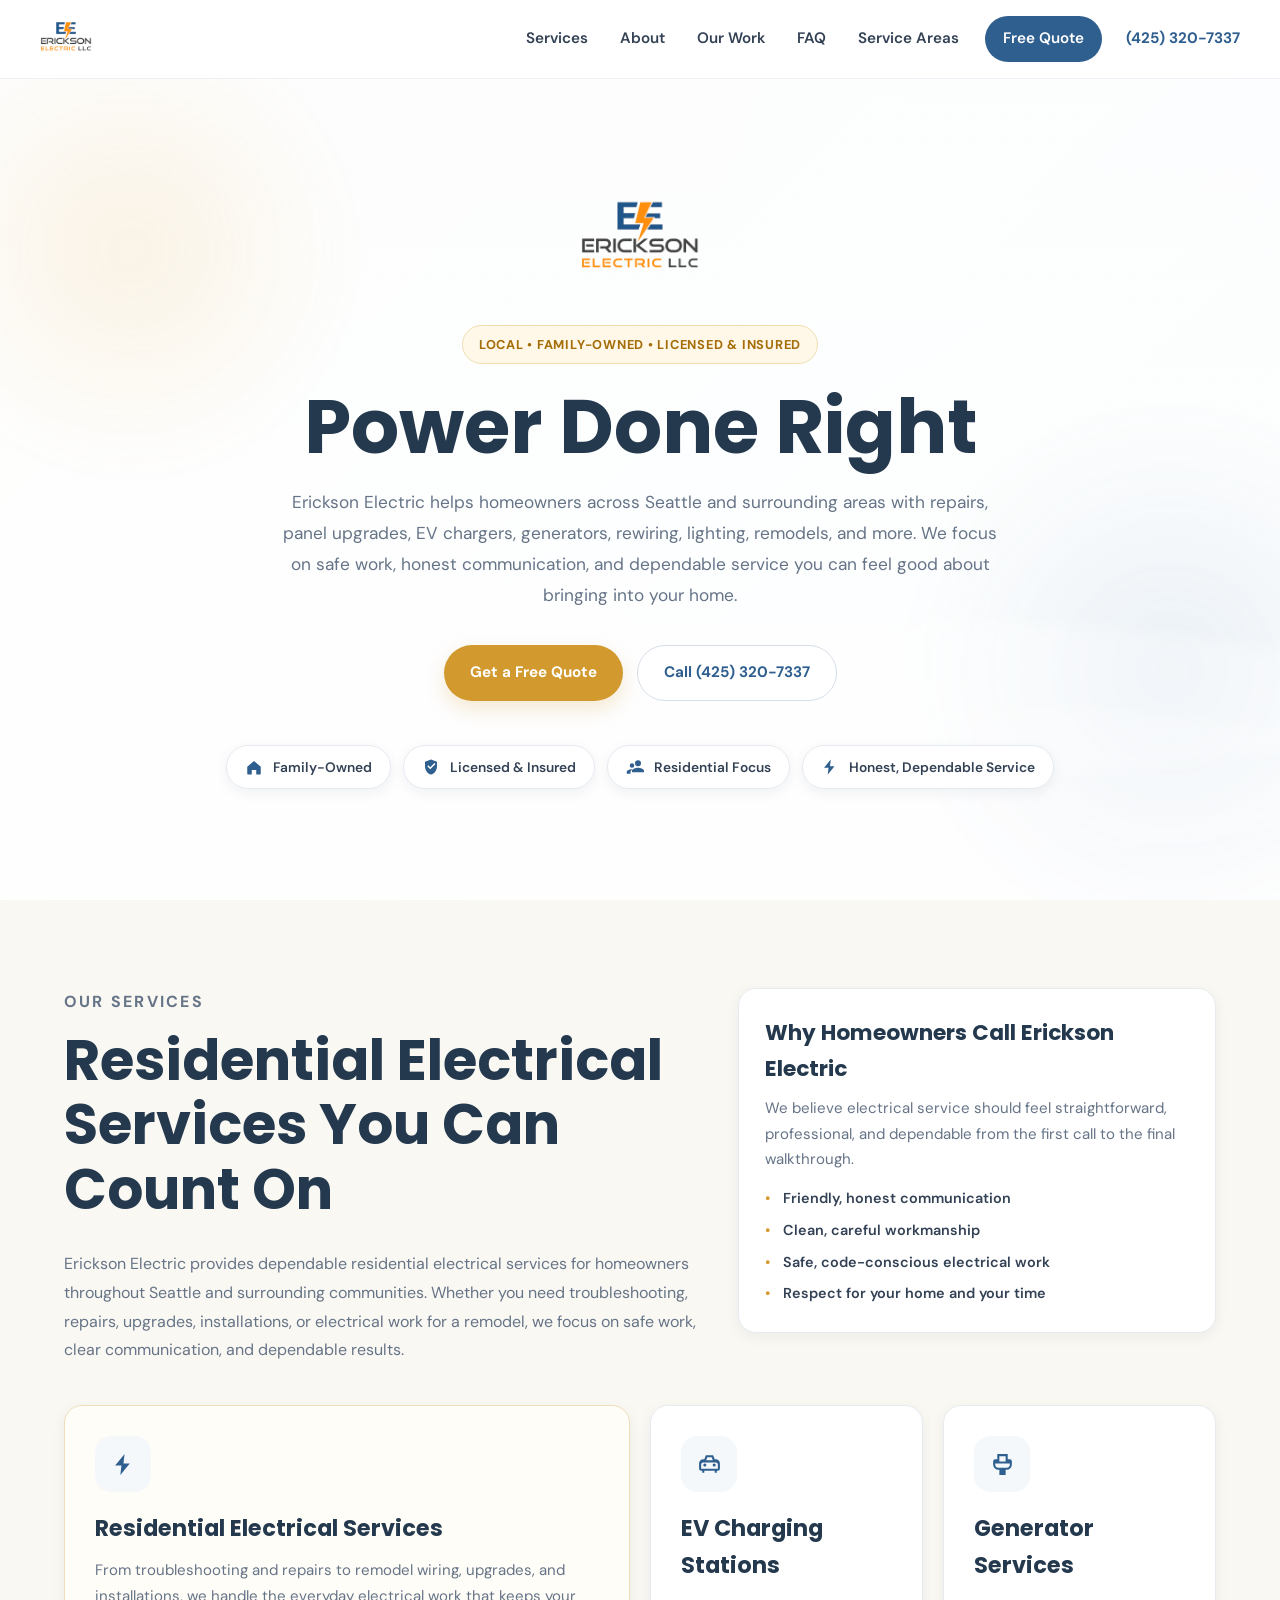
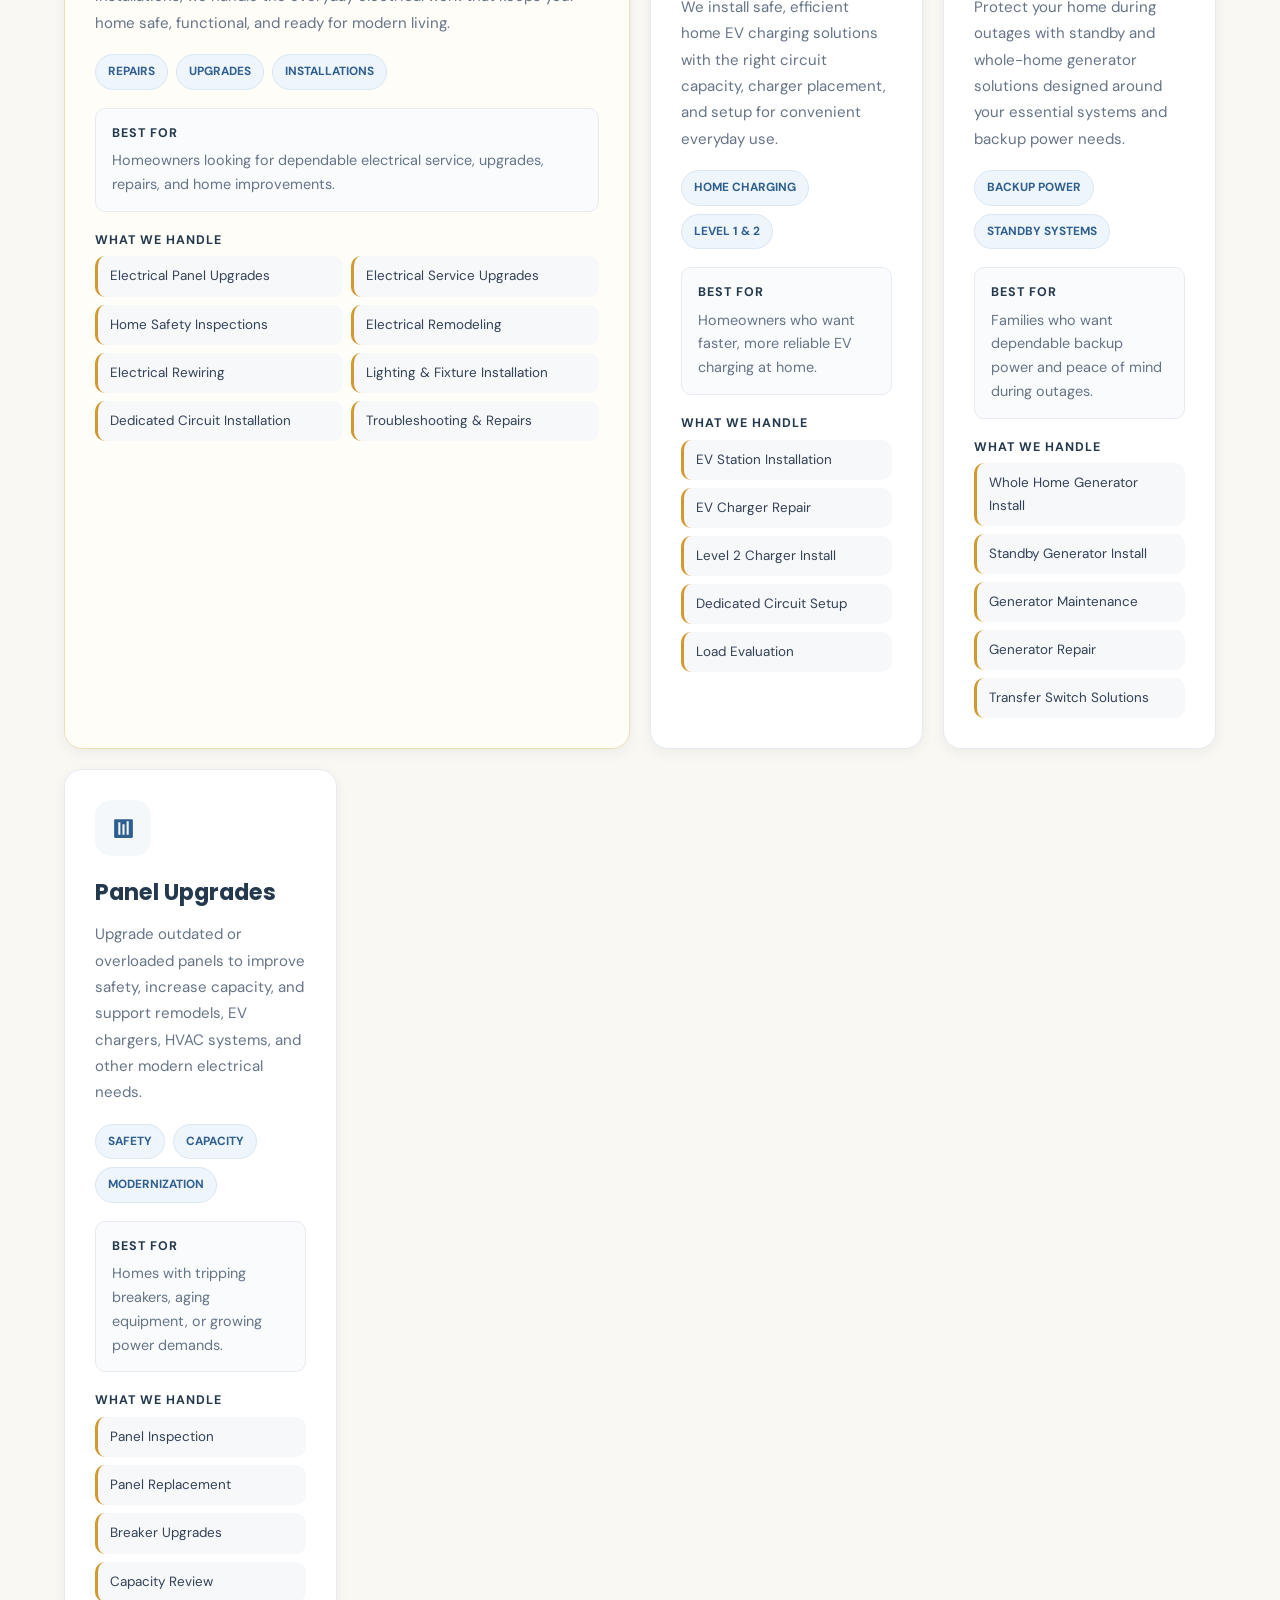
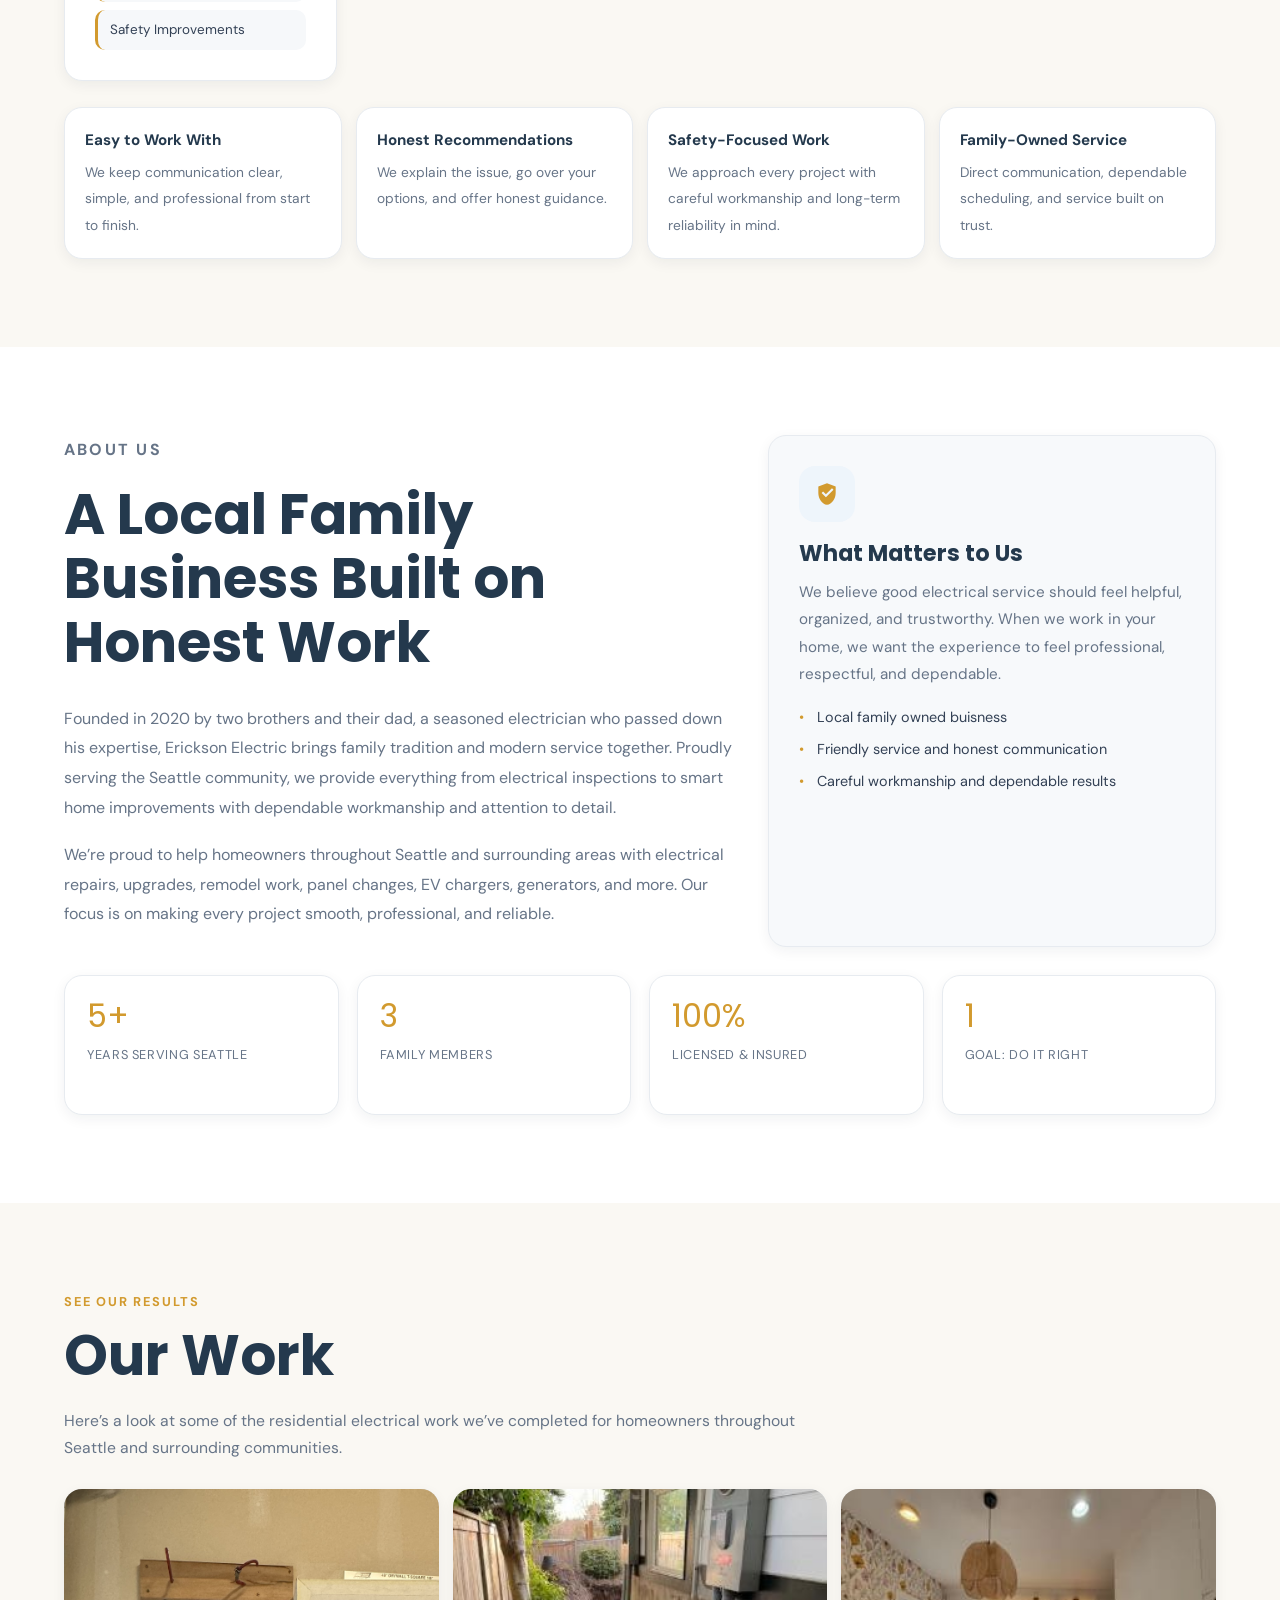
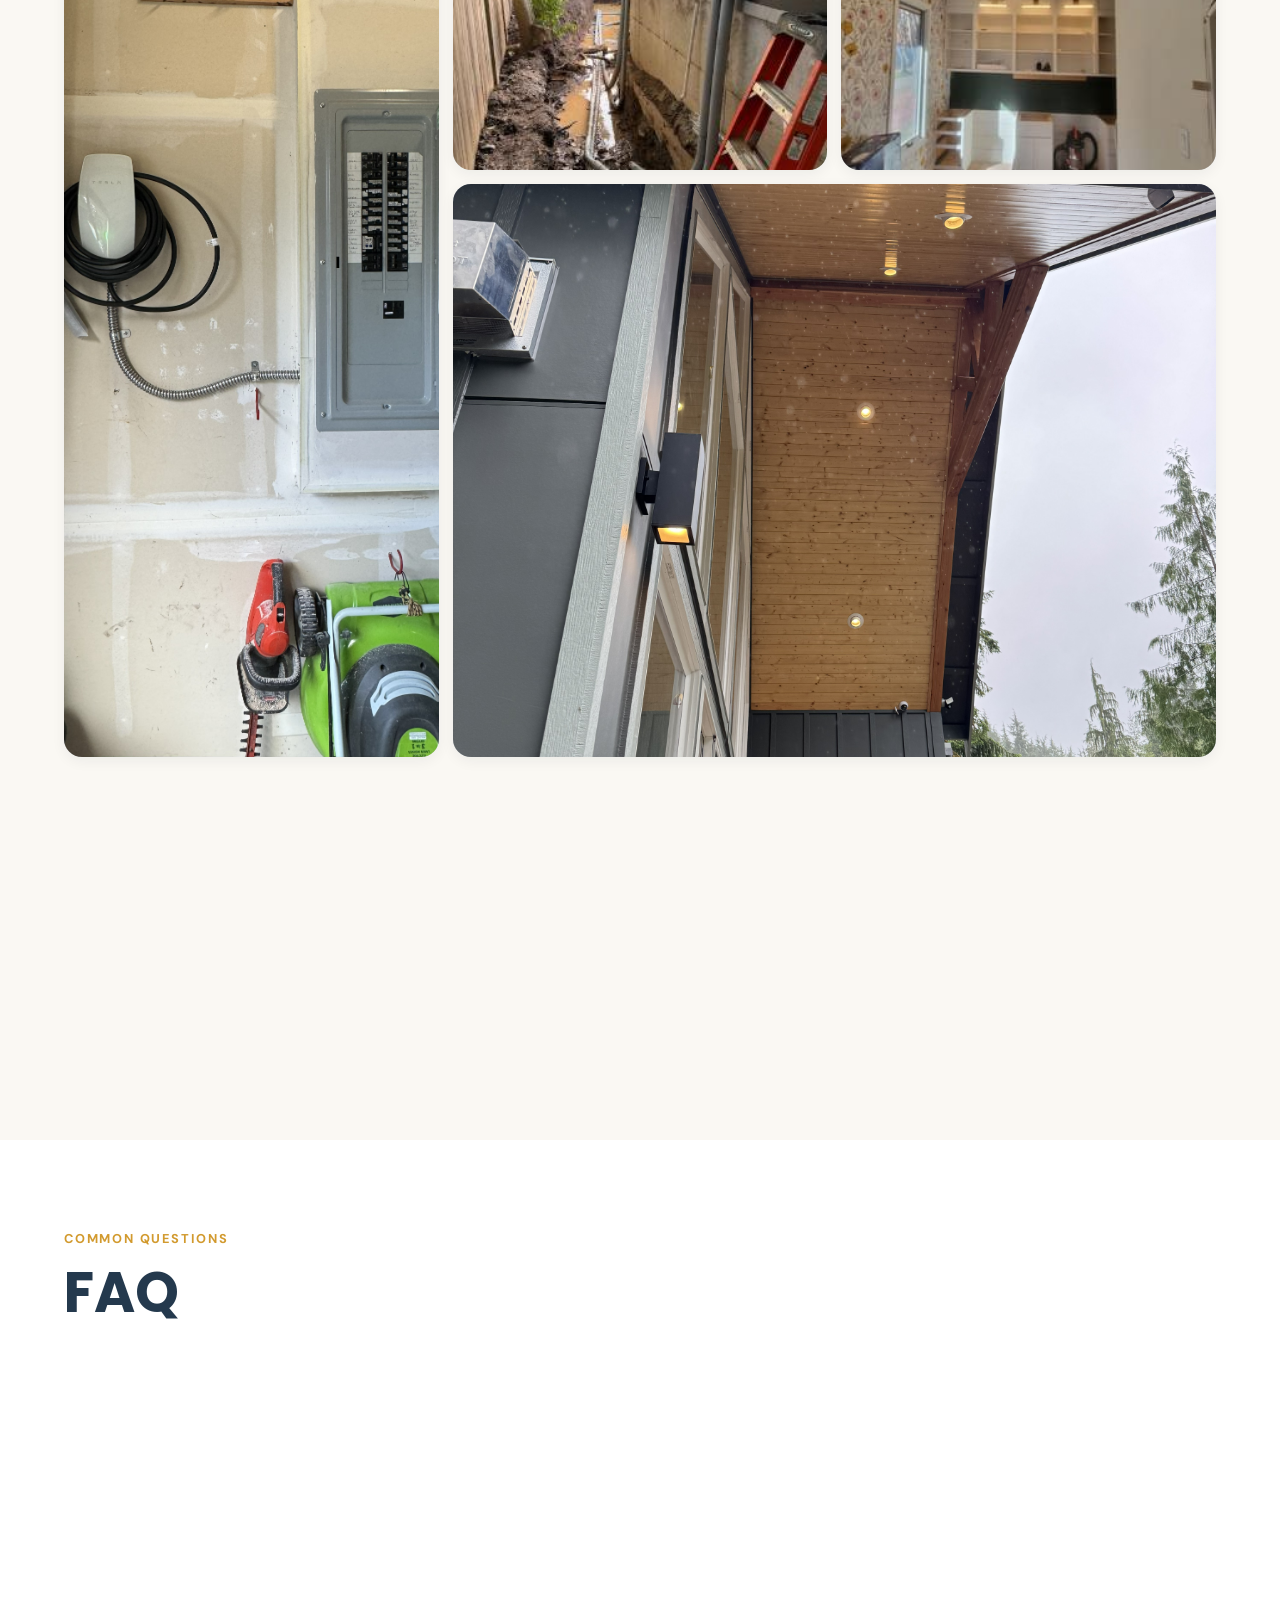
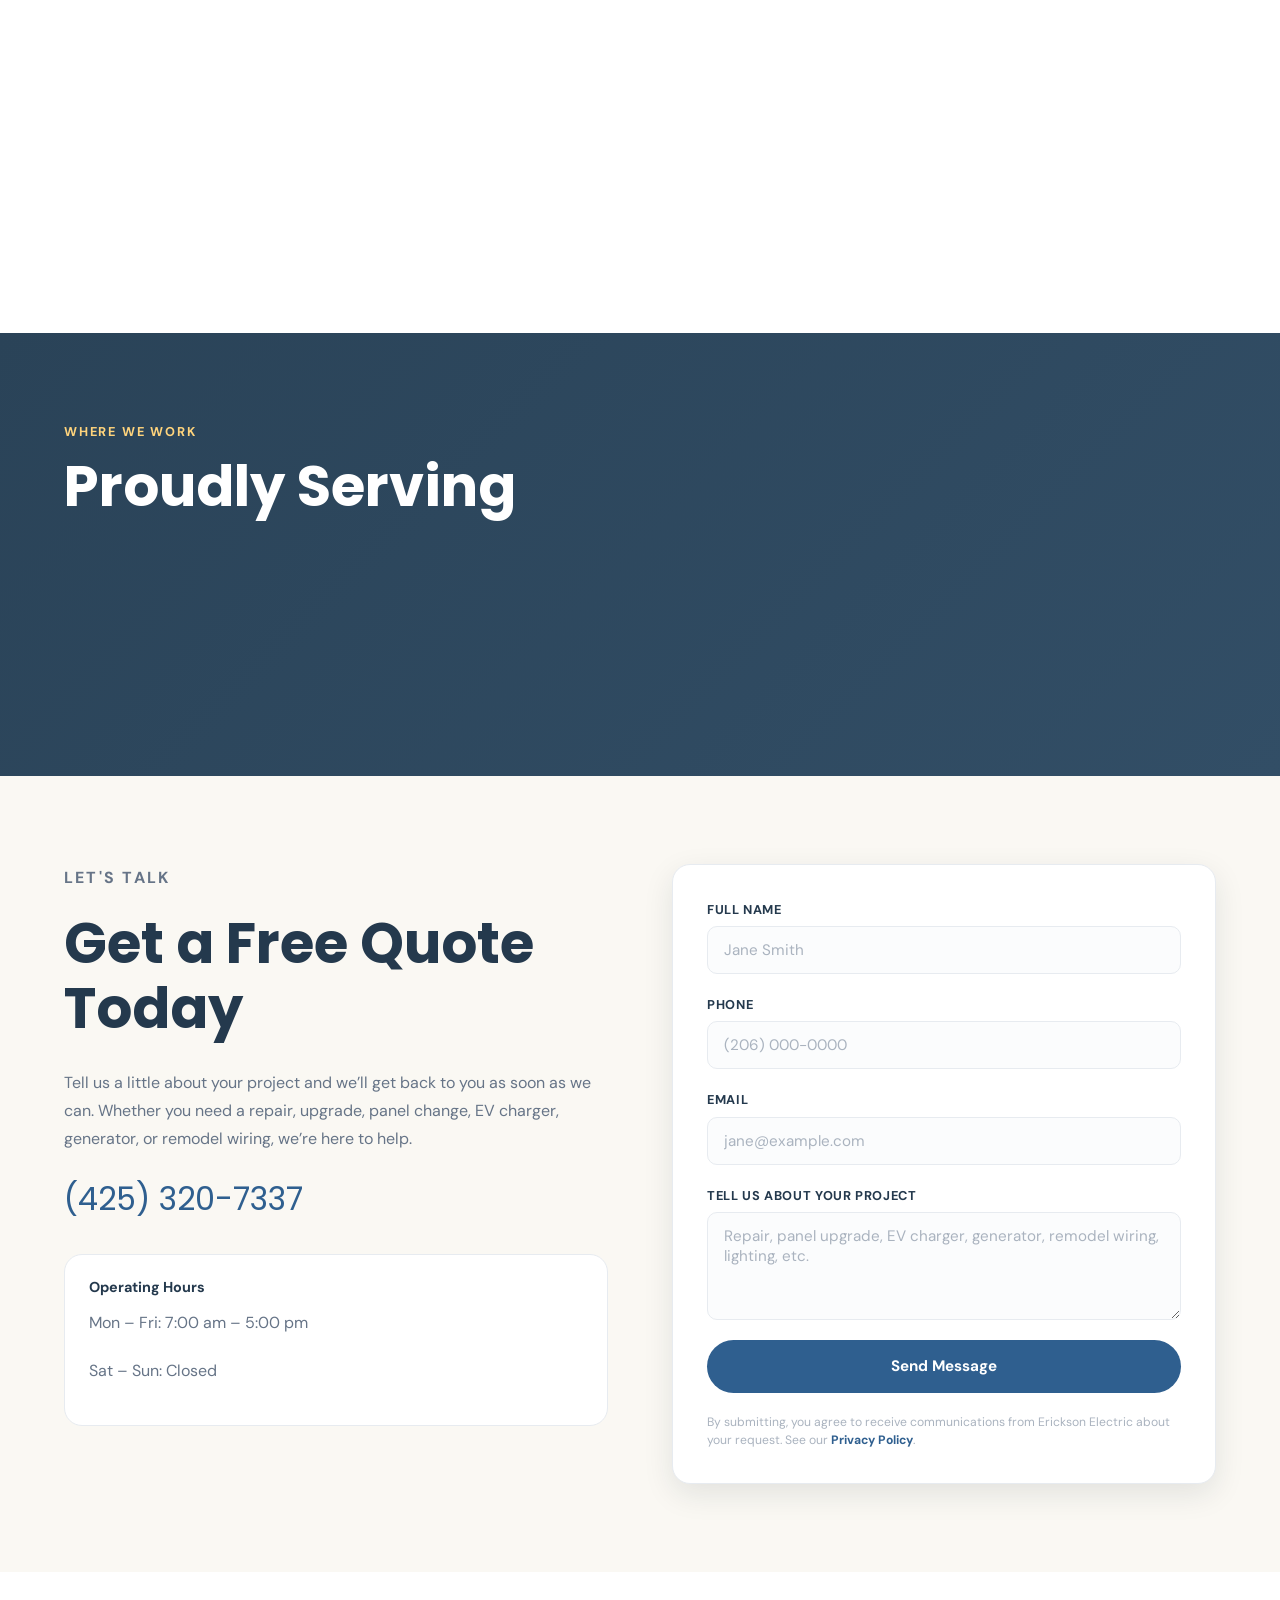
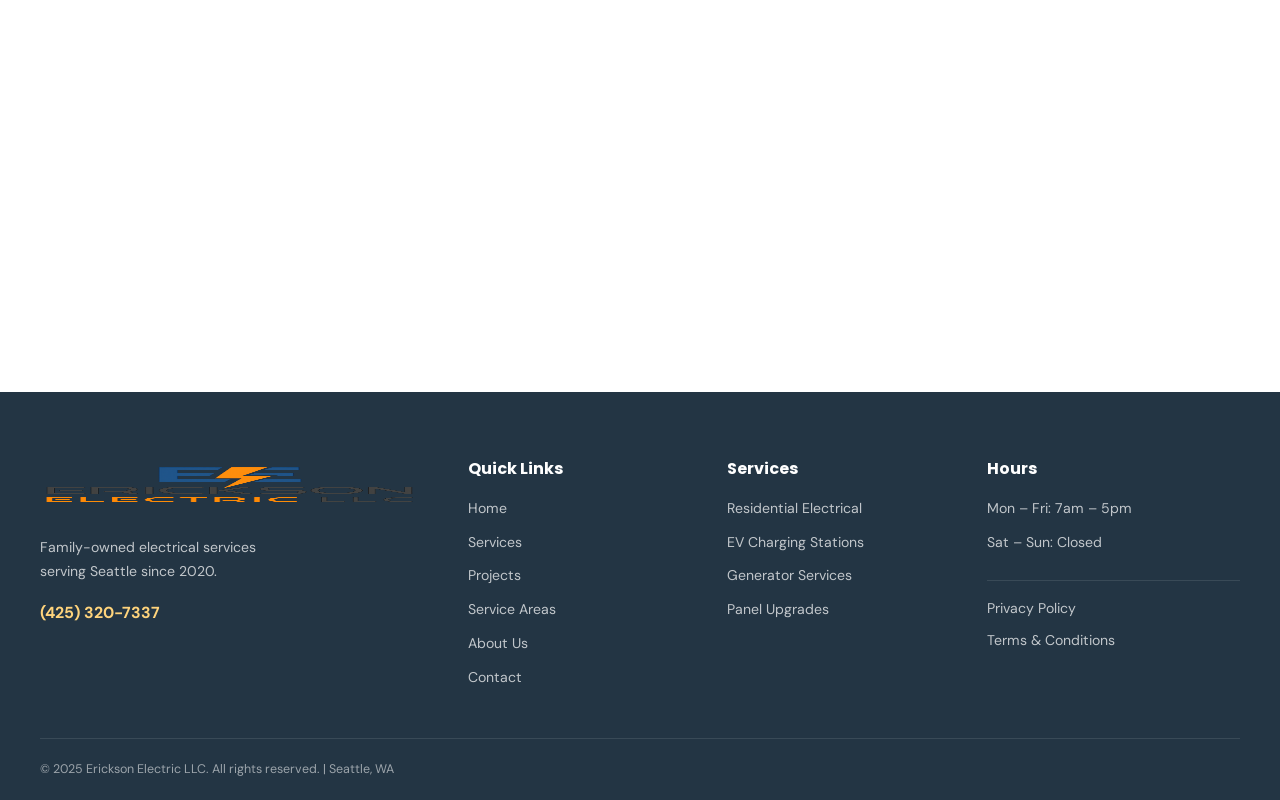
<file: index.html>
<!DOCTYPE html>
<html lang="en">
<head>
  <meta charset="UTF-8" />
  <meta name="viewport" content="width=device-width, initial-scale=1.0" />
  <meta
    name="description"
    content="Erickson Electric provides friendly, reliable residential electrical services in Seattle, including panel upgrades, EV chargers, generators, rewiring, repairs, remodel wiring, lighting, and safety inspections. Family-owned, licensed, and insured."
  />
  <title>Erickson Electric | Residential Electrician in Seattle, WA</title>

  <link rel="icon" href="/favicon.ico" sizes="any" />
  <link rel="icon" type="image/png" href="/favicon.png" />
  <link rel="preconnect" href="https://fonts.googleapis.com" />
  <link rel="preconnect" href="https://fonts.gstatic.com" crossorigin />
  <link
    href="https://fonts.googleapis.com/css2?family=DM+Sans:wght@300;400;500;700&family=Poppins:wght@500;600;700&display=swap"
    rel="stylesheet"
  />
  <link rel="stylesheet" href="styles.css" />
</head>
<body>
  <header class="site-header">
    <div class="header-inner">
      <a href="#" class="logo">
        <img src="logo.png" alt="Erickson Electric Logo" />
      </a>
      <button
        class="nav-toggle"
        aria-label="Toggle menu"
        onclick="document.body.classList.toggle('nav-open')"
      >
        <span></span><span></span><span></span>
      </button>
      <nav class="main-nav">
        <a href="#services">Services</a>
        <a href="#about">About</a>
        <a href="#work">Our Work</a>
        <a href="#faq">FAQ</a>
        <a href="#areas">Service Areas</a>
        <a href="#contact" class="nav-cta">Free Quote</a>
      </nav>
      <a href="tel:+4253207337" class="header-phone">(425) 320-7337</a>
    </div>
  </header>

  <section class="hero">
    <div class="hero-ambient hero-ambient-1" aria-hidden="true"></div>
    <div class="hero-ambient hero-ambient-2" aria-hidden="true"></div>
    <div class="hero-pattern" aria-hidden="true"></div>
    <div class="hero-wave hero-wave-1" aria-hidden="true"></div>
    <div class="hero-wave hero-wave-2" aria-hidden="true"></div>

    <div class="hero-content">
      <div class="hero-logo">
        <img src="logo.png" alt="Erickson Electric" />
      </div>
      <p class="hero-eyebrow">Local • Family-Owned • Licensed &amp; Insured</p>
      <h1 class="hero-title">Power Done Right</h1>
      <p class="hero-sub">
        Erickson Electric helps homeowners across Seattle and surrounding areas with repairs,
        panel upgrades, EV chargers, generators, rewiring, lighting, remodels, and more.
        We focus on safe work, honest communication, and dependable service you can feel good
        about bringing into your home.
      </p>
      <div class="hero-actions">
        <a href="#contact" class="btn btn-primary">Get a Free Quote</a>
        <a href="tel:+4253207337" class="btn btn-secondary">Call (425) 320-7337</a>
      </div>
    </div>

    <div class="hero-badges">
      <div class="badge">
        <span class="badge-icon">
          <svg viewBox="0 0 24 24" aria-hidden="true"><path d="M3 11.5 12 4l9 7.5V21a1 1 0 0 1-1 1h-5v-6H9v6H4a1 1 0 0 1-1-1z"/></svg>
        </span>
        Family-Owned
      </div>
      <div class="badge">
        <span class="badge-icon">
          <svg viewBox="0 0 24 24" aria-hidden="true"><path d="M12 2 4 5v6c0 5.25 3.4 10.17 8 11 4.6-.83 8-5.75 8-11V5zm-1 13-4-4 1.4-1.4 2.6 2.6 5.6-5.6L18 8z"/></svg>
        </span>
        Licensed &amp; Insured
      </div>
      <div class="badge">
        <span class="badge-icon">
          <svg viewBox="0 0 24 24" aria-hidden="true"><path d="M16 11a4 4 0 1 0-4-4 4 4 0 0 0 4 4ZM8 13a3 3 0 1 0-3-3 3 3 0 0 0 3 3Zm8 0c-2.67 0-8 1.34-8 4v2h16v-2c0-2.66-5.33-4-8-4ZM8 15c-2.33 0-7 1.17-7 3.5V21h5v-2c0-1.19.61-2.25 1.71-3.08A6.82 6.82 0 0 0 8 15Z"/></svg>
        </span>
        Residential Focus
      </div>
      <div class="badge">
        <span class="badge-icon">
          <svg viewBox="0 0 24 24" aria-hidden="true"><path d="m13 2-9 11h6l-1 9 9-11h-6z"/></svg>
        </span>
        Honest, Dependable Service
      </div>
    </div>
  </section>

  <section id="services" class="section services-section">
    <div class="container">
      <div class="services-head">
        <div class="services-intro">
          <p class="section-label">Our Services</p>
          <h2 class="section-title">Residential Electrical Services You Can Count On</h2>
          <p>
            Erickson Electric provides dependable residential electrical services for homeowners
            throughout Seattle and surrounding communities. Whether you need troubleshooting,
            repairs, upgrades, installations, or electrical work for a remodel, we focus on safe work,
            clear communication, and dependable results.
          </p>
        </div>

        <aside class="services-note">
          <h3>Why Homeowners Call Erickson Electric</h3>
          <p>
            We believe electrical service should feel straightforward, professional, and dependable
            from the first call to the final walkthrough.
          </p>
          <ul>
            <li>Friendly, honest communication</li>
            <li>Clean, careful workmanship</li>
            <li>Safe, code-conscious electrical work</li>
            <li>Respect for your home and your time</li>
          </ul>
        </aside>
      </div>

      <div class="services-grid">
        <article class="service-card service-card--featured">
          <div class="service-card-icon">
            <svg viewBox="0 0 24 24" aria-hidden="true"><path d="m13 2-9 11h6l-1 9 9-11h-6z"/></svg>
          </div>
          <h3>Residential Electrical Services</h3>
          <p>
            From troubleshooting and repairs to remodel wiring, upgrades, and installations,
            we handle the everyday electrical work that keeps your home safe, functional,
            and ready for modern living.
          </p>
          <div class="service-meta">
            <span>Repairs</span>
            <span>Upgrades</span>
            <span>Installations</span>
          </div>
          <div class="service-bestfor">
            <div class="service-bestfor-title">Best For</div>
            <div class="service-bestfor-text">
              Homeowners looking for dependable electrical service, upgrades, repairs, and home improvements.
            </div>
          </div>
          <div class="service-includes-title">What We Handle</div>
          <ul class="service-list">
            <li>Electrical Panel Upgrades</li>
            <li>Electrical Service Upgrades</li>
            <li>Home Safety Inspections</li>
            <li>Electrical Remodeling</li>
            <li>Electrical Rewiring</li>
            <li>Lighting &amp; Fixture Installation</li>
            <li>Dedicated Circuit Installation</li>
            <li>Troubleshooting &amp; Repairs</li>
          </ul>
        </article>

        <article class="service-card">
          <div class="service-card-icon">
            <svg viewBox="0 0 24 24" aria-hidden="true"><path d="M17 7h1a4 4 0 0 1 4 4v5a2 2 0 0 1-2 2h-1v2h-2v-2H7v2H5v-2H4a2 2 0 0 1-2-2v-5a4 4 0 0 1 4-4h1l1.5-4h7ZM9.93 5 8.8 8h6.4L14.07 5ZM6 10a2 2 0 0 0-2 2v4h16v-4a2 2 0 0 0-2-2Zm1.5 4A1.5 1.5 0 1 1 9 12.5 1.5 1.5 0 0 1 7.5 14Zm9 0a1.5 1.5 0 1 1 1.5-1.5 1.5 1.5 0 0 1-1.5 1.5Z"/></svg>
          </div>
          <h3>EV Charging Stations</h3>
          <p>
            We install safe, efficient home EV charging solutions with the right circuit capacity,
            charger placement, and setup for convenient everyday use.
          </p>
          <div class="service-meta">
            <span>Home Charging</span>
            <span>Level 1 &amp; 2</span>
          </div>
          <div class="service-bestfor">
            <div class="service-bestfor-title">Best For</div>
            <div class="service-bestfor-text">
              Homeowners who want faster, more reliable EV charging at home.
            </div>
          </div>
          <div class="service-includes-title">What We Handle</div>
          <ul class="service-list">
            <li>EV Station Installation</li>
            <li>EV Charger Repair</li>
            <li>Level 2 Charger Install</li>
            <li>Dedicated Circuit Setup</li>
            <li>Load Evaluation</li>
          </ul>
        </article>

        <article class="service-card">
          <div class="service-card-icon">
            <svg viewBox="0 0 24 24" aria-hidden="true"><path d="M7 2h10v5h2a2 2 0 0 1 2 2v3a5 5 0 0 1-5 5h-1v5H9v-5H8a5 5 0 0 1-5-5V9a2 2 0 0 1 2-2h2Zm2 2v5h6V4Zm-4 7v1a3 3 0 0 0 3 3h8a3 3 0 0 0 3-3v-1Z"/></svg>
          </div>
          <h3>Generator Services</h3>
          <p>
            Protect your home during outages with standby and whole-home generator solutions
            designed around your essential systems and backup power needs.
          </p>
          <div class="service-meta">
            <span>Backup Power</span>
            <span>Standby Systems</span>
          </div>
          <div class="service-bestfor">
            <div class="service-bestfor-title">Best For</div>
            <div class="service-bestfor-text">
              Families who want dependable backup power and peace of mind during outages.
            </div>
          </div>
          <div class="service-includes-title">What We Handle</div>
          <ul class="service-list">
            <li>Whole Home Generator Install</li>
            <li>Standby Generator Install</li>
            <li>Generator Maintenance</li>
            <li>Generator Repair</li>
            <li>Transfer Switch Solutions</li>
          </ul>
        </article>

        <article class="service-card">
          <div class="service-card-icon">
            <svg viewBox="0 0 24 24" aria-hidden="true"><path d="M4 3h16a1 1 0 0 1 1 1v16a1 1 0 0 1-1 1H4a1 1 0 0 1-1-1V4a1 1 0 0 1 1-1Zm3 3v12h2V6Zm4 2v10h2V8Zm4-3v13h2V5Z"/></svg>
          </div>
          <h3>Panel Upgrades</h3>
          <p>
            Upgrade outdated or overloaded panels to improve safety, increase capacity, and support
            remodels, EV chargers, HVAC systems, and other modern electrical needs.
          </p>
          <div class="service-meta">
            <span>Safety</span>
            <span>Capacity</span>
            <span>Modernization</span>
          </div>
          <div class="service-bestfor">
            <div class="service-bestfor-title">Best For</div>
            <div class="service-bestfor-text">
              Homes with tripping breakers, aging equipment, or growing power demands.
            </div>
          </div>
          <div class="service-includes-title">What We Handle</div>
          <ul class="service-list">
            <li>Panel Inspection</li>
            <li>Panel Replacement</li>
            <li>Breaker Upgrades</li>
            <li>Capacity Review</li>
            <li>Safety Improvements</li>
          </ul>
        </article>
      </div>

      <div class="services-benefits">
        <div class="services-benefit">
          <strong>Easy to Work With</strong>
          <span>We keep communication clear, simple, and professional from start to finish.</span>
        </div>
        <div class="services-benefit">
          <strong>Honest Recommendations</strong>
          <span>We explain the issue, go over your options, and offer honest guidance.</span>
        </div>
        <div class="services-benefit">
          <strong>Safety-Focused Work</strong>
          <span>We approach every project with careful workmanship and long-term reliability in mind.</span>
        </div>
        <div class="services-benefit">
          <strong>Family-Owned Service</strong>
          <span>Direct communication, dependable scheduling, and service built on trust.</span>
        </div>
      </div>
    </div>
  </section>

  <section id="about" class="section about-section">
    <div class="container">
      <div class="about-top">
        <div class="about-copy">
          <p class="section-label">About Us</p>
          <h2 class="section-title">A Local Family Business Built on Honest Work</h2>
          <p>
            Founded in 2020 by two brothers and their dad, a seasoned electrician who passed down his expertise,
            Erickson Electric brings family tradition and modern service together. Proudly serving the Seattle community,
            we provide everything from electrical inspections to smart home improvements with dependable workmanship and attention to detail.
          </p>
          <p>
            We’re proud to help homeowners throughout Seattle and surrounding areas with electrical repairs,
            upgrades, remodel work, panel changes, EV chargers, generators, and more. Our focus is on
            making every project smooth, professional, and reliable.
          </p>
        </div>

        <div class="about-highlight-card">
          <div class="about-highlight-inner">
            <div class="about-highlight-icon">
              <svg viewBox="0 0 24 24" aria-hidden="true"><path d="M12 2 4 5v6c0 5.25 3.4 10.17 8 11 4.6-.83 8-5.75 8-11V5zm-1 13-4-4 1.4-1.4 2.6 2.6 5.6-5.6L18 8z"/></svg>
            </div>
            <h3>What Matters to Us</h3>
            <p>
              We believe good electrical service should feel helpful, organized, and trustworthy.
              When we work in your home, we want the experience to feel professional, respectful, and dependable.
            </p>
            <ul>
              <li>Local family owned buisness</li>
              <li>Friendly service and honest communication</li>
              <li>Careful workmanship and dependable results</li>
            </ul>
          </div>
        </div>
      </div>

      <div class="about-stats-wrap">
        <div class="stat"><span class="stat-num">5+</span><span class="stat-label">Years Serving Seattle</span></div>
        <div class="stat"><span class="stat-num">3</span><span class="stat-label">Family Members</span></div>
        <div class="stat"><span class="stat-num">100%</span><span class="stat-label">Licensed &amp; Insured</span></div>
        <div class="stat"><span class="stat-num">1</span><span class="stat-label">Goal: Do It Right</span></div>
      </div>
    </div>
  </section>

  <section id="work" class="section work-section">
    <div class="container">
      <p class="section-label">See Our Results</p>
      <h2 class="section-title">Our Work</h2>
      <p class="work-intro">
        Here’s a look at some of the residential electrical work we’ve completed for homeowners
        throughout Seattle and surrounding communities.
      </p>

      <div class="gallery-grid">
        <div class="gallery-item gallery-item--tall">
          <img src="work-1.jpg" alt="Erickson Electric project photo 1" loading="lazy" />
        </div>
        <div class="gallery-item">
          <img src="work-2.jpg" alt="Erickson Electric project photo 2" loading="lazy" />
        </div>
        <div class="gallery-item">
          <img src="work-3.jpg" alt="Erickson Electric project photo 3" loading="lazy" />
        </div>
        <div class="gallery-item gallery-item--wide">
          <img src="work-4.jpg" alt="Erickson Electric project photo 4" loading="lazy" />
        </div>
        <div class="gallery-item">
          <img src="work-5.jpg" alt="Erickson Electric project photo 5" loading="lazy" />
        </div>
        <div class="gallery-item">
          <img src="work-6.jpg" alt="Erickson Electric project photo 6" loading="lazy" />
        </div>
      </div>
    </div>
  </section>

  <section id="faq" class="section faq-section">
    <div class="container">
      <p class="section-label">Common Questions</p>
      <h2 class="section-title">FAQ</h2>

      <div class="faq-list">
        <details class="faq-item">
          <summary>Do you handle electrical panel upgrades in Seattle?</summary>
          <p>Yes, we upgrade electrical panels throughout Seattle and the surrounding areas. Contact us to schedule an inspection and quote.</p>
        </details>

        <details class="faq-item">
          <summary>How quickly can you install an EV charging station?</summary>
          <p>Timelines depend on the location, panel capacity, and charger type. Reach out and we’ll provide availability and a project estimate.</p>
        </details>

        <details class="faq-item">
          <summary>What's included in a home electrical safety inspection?</summary>
          <p>We inspect key components such as wiring, outlets, panels, grounding, and visible safety concerns to help identify issues before they become bigger problems.</p>
        </details>

        <details class="faq-item">
          <summary>Can you wire homes for remodels or new construction?</summary>
          <p>Yes. We provide electrical work for remodels, upgrades, and new construction projects, and can coordinate with builders or contractors as needed.</p>
        </details>

        <details class="faq-item">
          <summary>Do I need a panel upgrade before installing an EV charger?</summary>
          <p>Not always. We can evaluate your current electrical system and determine whether your panel has enough available capacity for the charger you want.</p>
        </details>

        <details class="faq-item">
          <summary>How do I know if my home may need rewiring?</summary>
          <p>Frequent breaker trips, flickering lights, outdated wiring, warm outlets, or inconsistent power can all be signs that your home may need electrical updates.</p>
        </details>
      </div>
    </div>
  </section>

  <section id="areas" class="section areas-section">
    <div class="container">
      <p class="section-label">Where We Work</p>
      <h2 class="section-title">Proudly Serving</h2>

      <div class="areas-grid">
        <span>Seattle, WA</span><span>Ballard, WA</span><span>Capitol Hill, WA</span>
        <span>Downtown Seattle, WA</span><span>Fremont, WA</span><span>Green Lake, WA</span>
        <span>Queen Anne, WA</span><span>University District, WA</span><span>Wallingford, WA</span>
        <span>West Seattle, WA</span><span>Bellevue, WA</span><span>Redmond, WA</span>
        <span>Renton, WA</span><span>Sammamish, WA</span><span>Everett, WA</span>
        <span>Tacoma, WA</span><span>King County, WA</span><span>Snohomish County, WA</span>
        <span>Pierce County, WA</span><span>Skagit County, WA</span>
      </div>
    </div>
  </section>

  <section id="contact" class="section contact-section">
    <div class="container contact-inner">
      <div class="contact-text">
        <p class="section-label">Let's Talk</p>
        <h2 class="section-title">Get a Free Quote Today</h2>
        <p>
          Tell us a little about your project and we’ll get back to you as soon as we can.
          Whether you need a repair, upgrade, panel change, EV charger, generator, or remodel wiring,
          we’re here to help.
        </p>
        <a href="tel:+4253207337" class="contact-phone">(425) 320-7337</a>

        <div class="contact-hours">
          <strong>Operating Hours</strong>
          <p>Mon – Fri: 7:00 am – 5:00 pm</p>
          <p>Sat – Sun: Closed</p>
        </div>
      </div>

      <form
        class="contact-form"
        id="contactForm"
        action="https://formsubmit.co/ajax/ericksonelectricllc07@gmail.com"
        method="POST"
      >
        <input type="hidden" name="_subject" value="New Free Quote Request - Erickson Electric" />
        <input type="hidden" name="_captcha" value="false" />

        <div class="form-group">
          <label for="name">Full Name</label>
          <input type="text" id="name" name="name" required placeholder="Jane Smith" />
        </div>

        <div class="form-group">
          <label for="phone">Phone</label>
          <input type="tel" id="phone" name="phone" required placeholder="(206) 000-0000" />
        </div>

        <div class="form-group">
          <label for="email">Email</label>
          <input type="email" id="email" name="email" placeholder="jane@example.com" />
        </div>

        <div class="form-group">
          <label for="message">Tell Us About Your Project</label>
          <textarea
            id="message"
            name="message"
            required
            rows="4"
            placeholder="Repair, panel upgrade, EV charger, generator, remodel wiring, lighting, etc."
          ></textarea>
        </div>

        <button type="submit" class="btn btn-blue btn-full">Send Message</button>

        <p class="form-disclaimer">
          By submitting, you agree to receive communications from Erickson Electric about your request.
          See our <a href="privacy-policy/">Privacy Policy</a>.
        </p>

        <p class="form-success" id="formSuccess">Message sent! We'll be in touch shortly.</p>
      </form>
    </div>
  </section>

  <div class="map-wrap">
    <iframe
      title="Erickson Electric Location"
      src="https://www.google.com/maps?q=Seattle%2C%20WA&t=&z=10&ie=UTF8&iwloc=&output=embed"
      width="100%"
      height="420"
      style="border:0;"
      allowfullscreen=""
      loading="lazy"
      referrerpolicy="no-referrer-when-downgrade"
    ></iframe>
  </div>

  <footer class="site-footer">
    <div class="footer-inner">
      <div class="footer-brand">
        <img src="logo.png" alt="Erickson Electric" class="footer-logo" />
        <p class="footer-tagline">
          Family-owned electrical services<br />
          serving Seattle since 2020.
        </p>
        <a href="tel:+4253207337" class="footer-phone">(425) 320-7337</a>
      </div>

      <div class="footer-col">
        <h4>Quick Links</h4>
        <a href="#">Home</a>
        <a href="#services">Services</a>
        <a href="#work">Projects</a>
        <a href="#areas">Service Areas</a>
        <a href="#about">About Us</a>
        <a href="#contact">Contact</a>
      </div>

      <div class="footer-col">
        <h4>Services</h4>
        <a href="#services">Residential Electrical</a>
        <a href="#services">EV Charging Stations</a>
        <a href="#services">Generator Services</a>
        <a href="#services">Panel Upgrades</a>
      </div>

      <div class="footer-col">
        <h4>Hours</h4>
        <p>Mon – Fri: 7am – 5pm</p>
        <p>Sat – Sun: Closed</p>
        <div class="footer-links-legal">
          <a href="privacy-policy/">Privacy Policy</a>
          <a href="#">Terms &amp; Conditions</a>
        </div>
      </div>
    </div>

    <div class="footer-bottom">
      <p>&copy; 2025 Erickson Electric LLC. All rights reserved. | Seattle, WA</p>
    </div>
  </footer>

  <script>
    document.querySelectorAll('a[href^="#"]').forEach(a => {
      a.addEventListener('click', e => {
        const target = document.querySelector(a.getAttribute('href'));
        if (target) {
          e.preventDefault();
          target.scrollIntoView({ behavior: 'smooth' });
          document.body.classList.remove('nav-open');
        }
      });
    });

    window.addEventListener('scroll', () => {
      document.querySelector('.site-header').classList.toggle('scrolled', window.scrollY > 40);
    });

    document.querySelectorAll('.faq-item').forEach(item => {
      item.addEventListener('toggle', () => {
        if (item.open) {
          document.querySelectorAll('.faq-item[open]').forEach(o => {
            if (o !== item) o.removeAttribute('open');
          });
        }
      });
    });

    const contactForm = document.getElementById('contactForm');
    const formSuccess = document.getElementById('formSuccess');

    contactForm.addEventListener('submit', async function (e) {
      e.preventDefault();
      formSuccess.style.display = 'none';

      const formData = new FormData(contactForm);

      try {
        const response = await fetch(contactForm.action, {
          method: 'POST',
          body: formData,
          headers: {
            Accept: 'application/json'
          }
        });

        const result = await response.json();

        if (response.ok) {
          formSuccess.style.display = 'block';
          contactForm.reset();
        } else {
          alert('There was a problem sending your message. Please try again.');
          console.error(result);
        }
      } catch (error) {
        alert('There was a problem sending your message. Please try again.');
        console.error(error);
      }
    });

    const observer = new IntersectionObserver(entries => {
      entries.forEach(entry => {
        if (entry.isIntersecting) {
          entry.target.classList.add('visible');
          observer.unobserve(entry.target);
        }
      });
    }, { threshold: 0.1 });

    document.querySelectorAll(
      '.service-card, .faq-item, .gallery-item, .stat, .areas-grid span, .services-benefit, .about-highlight-card'
    ).forEach(el => observer.observe(el));
  </script>
</body>
</html>
</file>
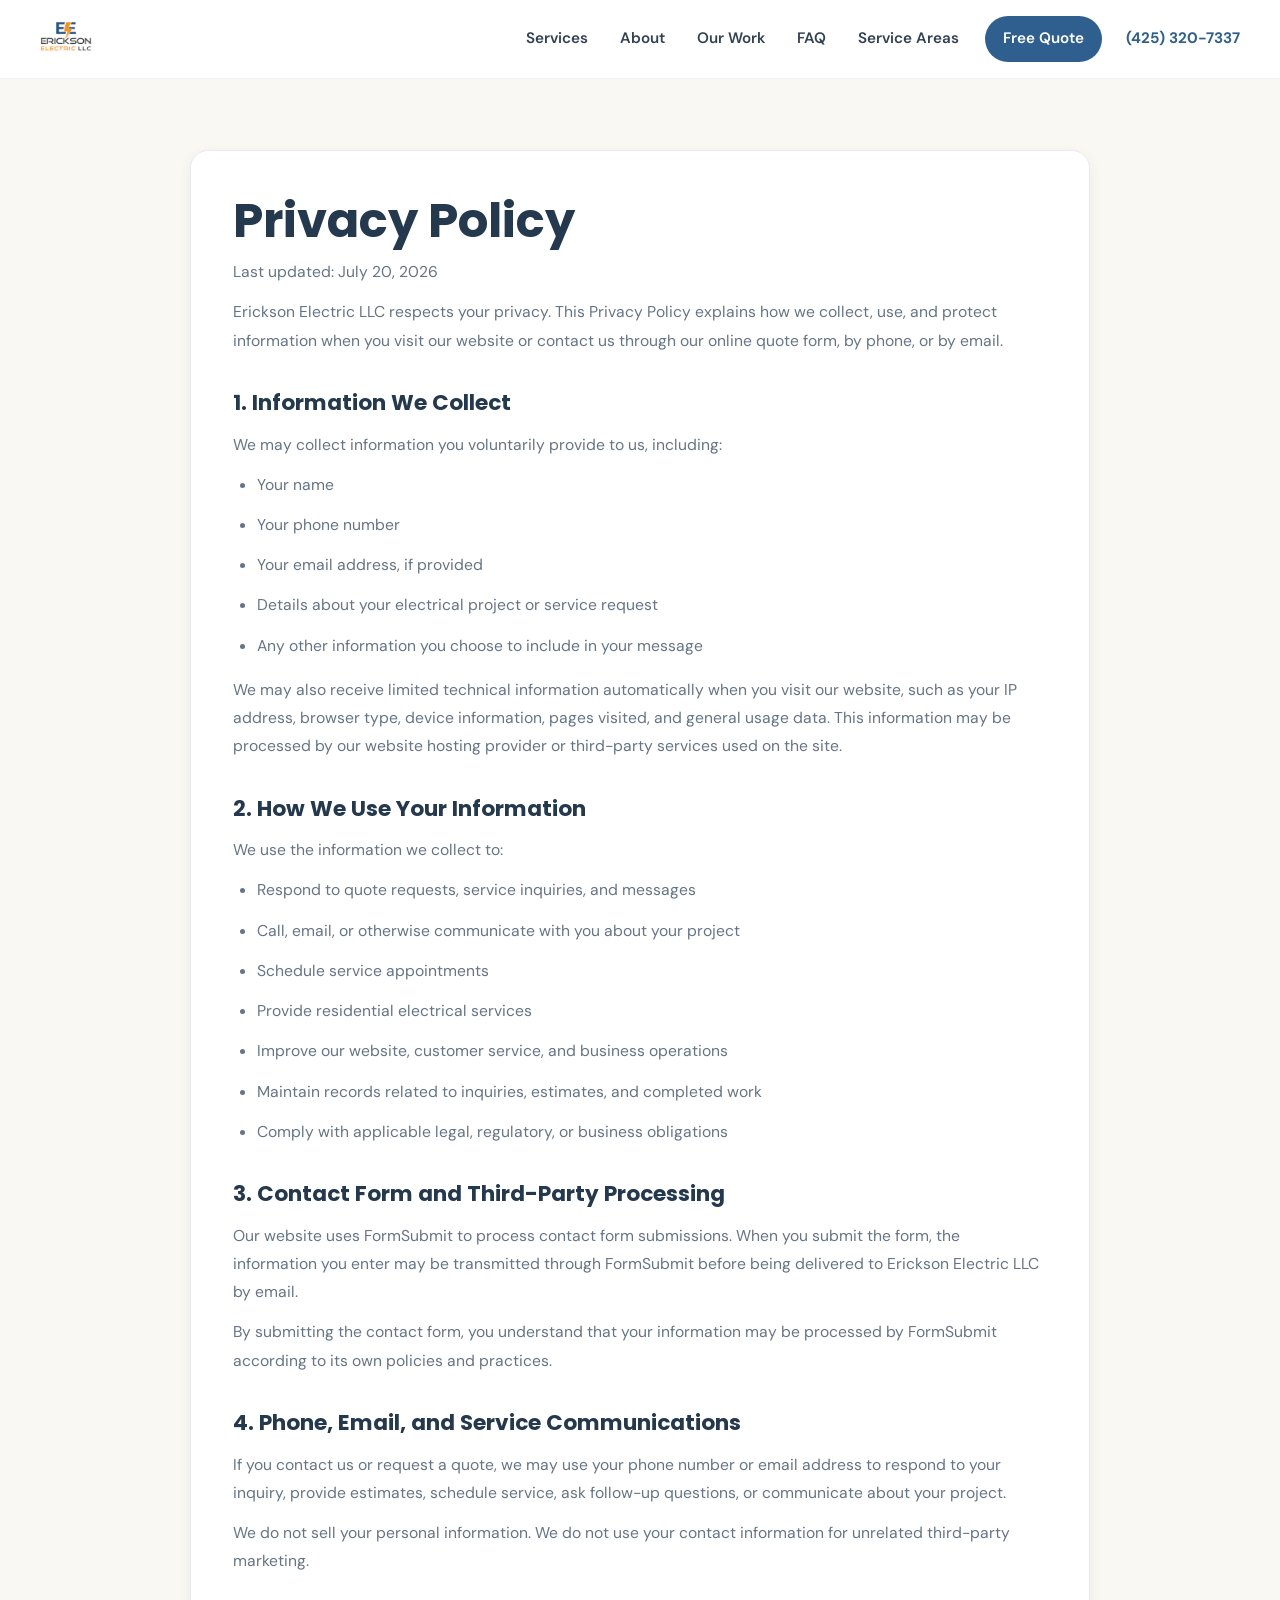
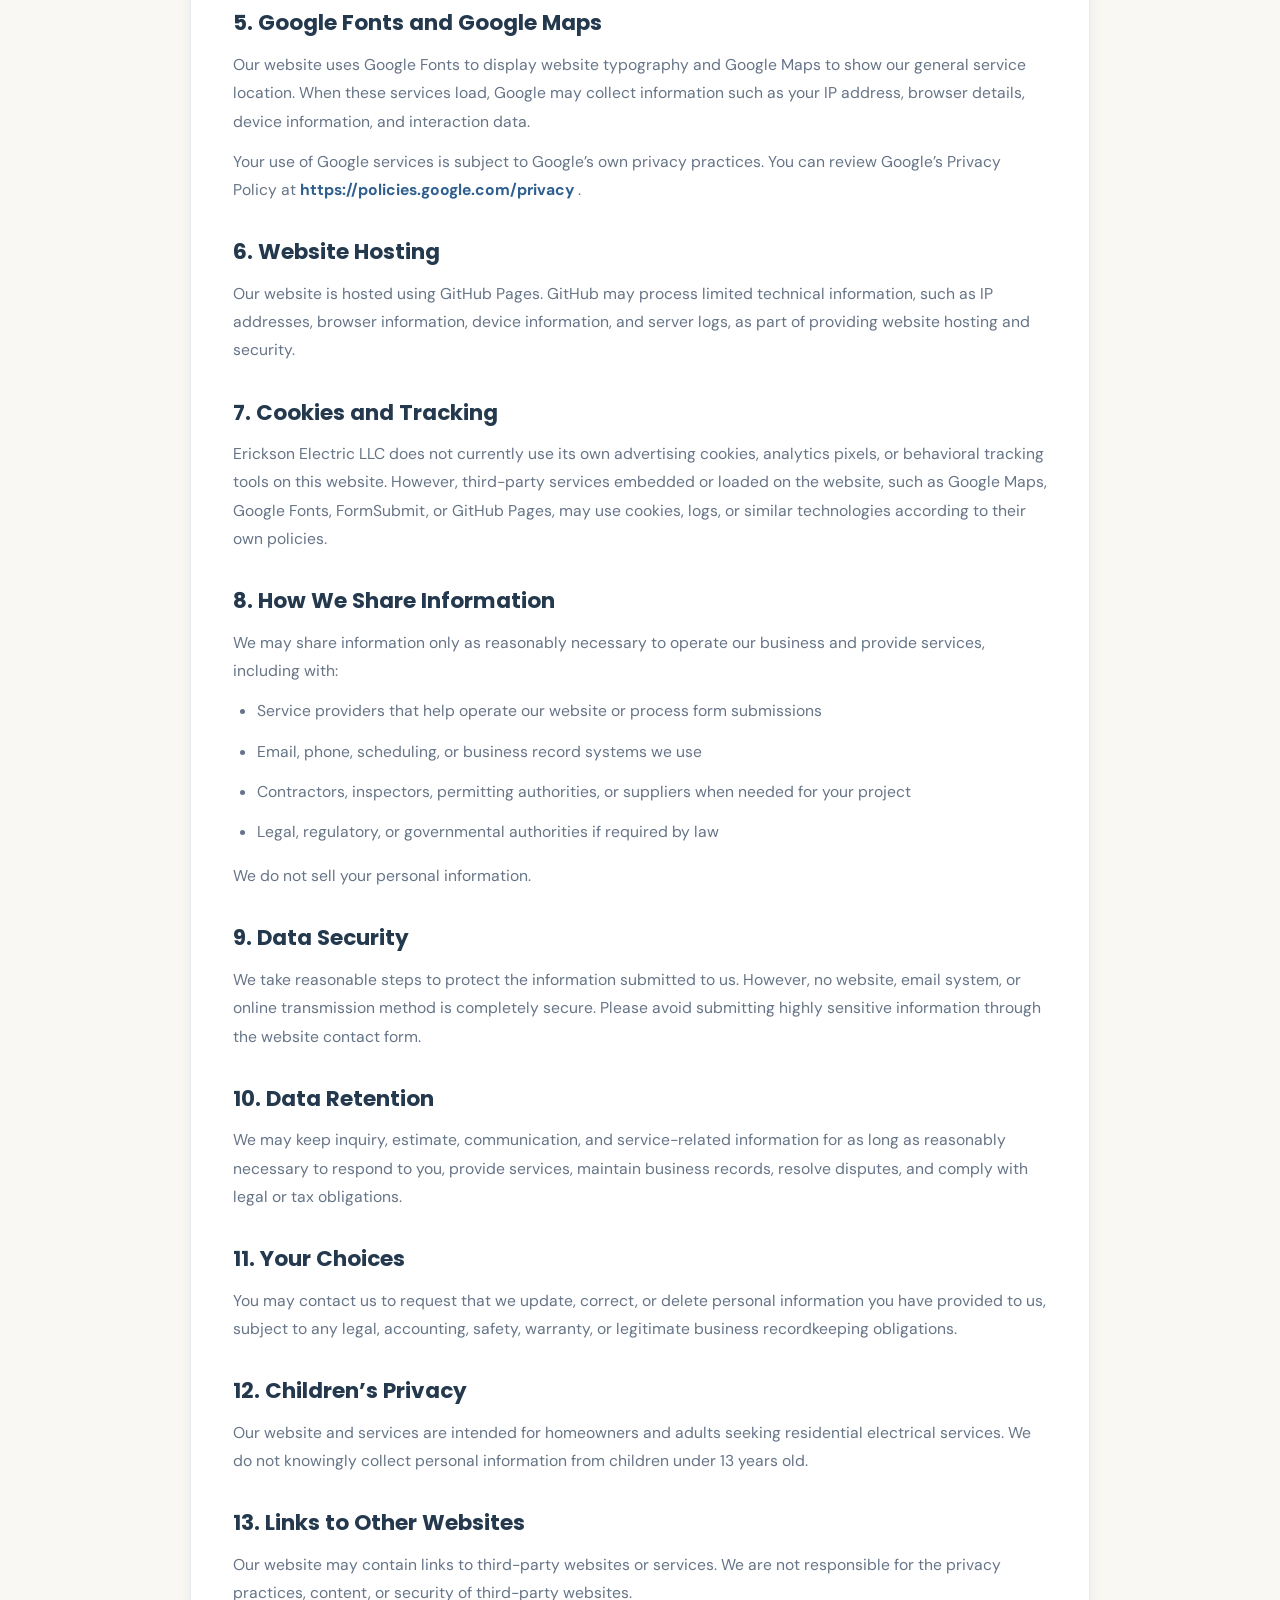
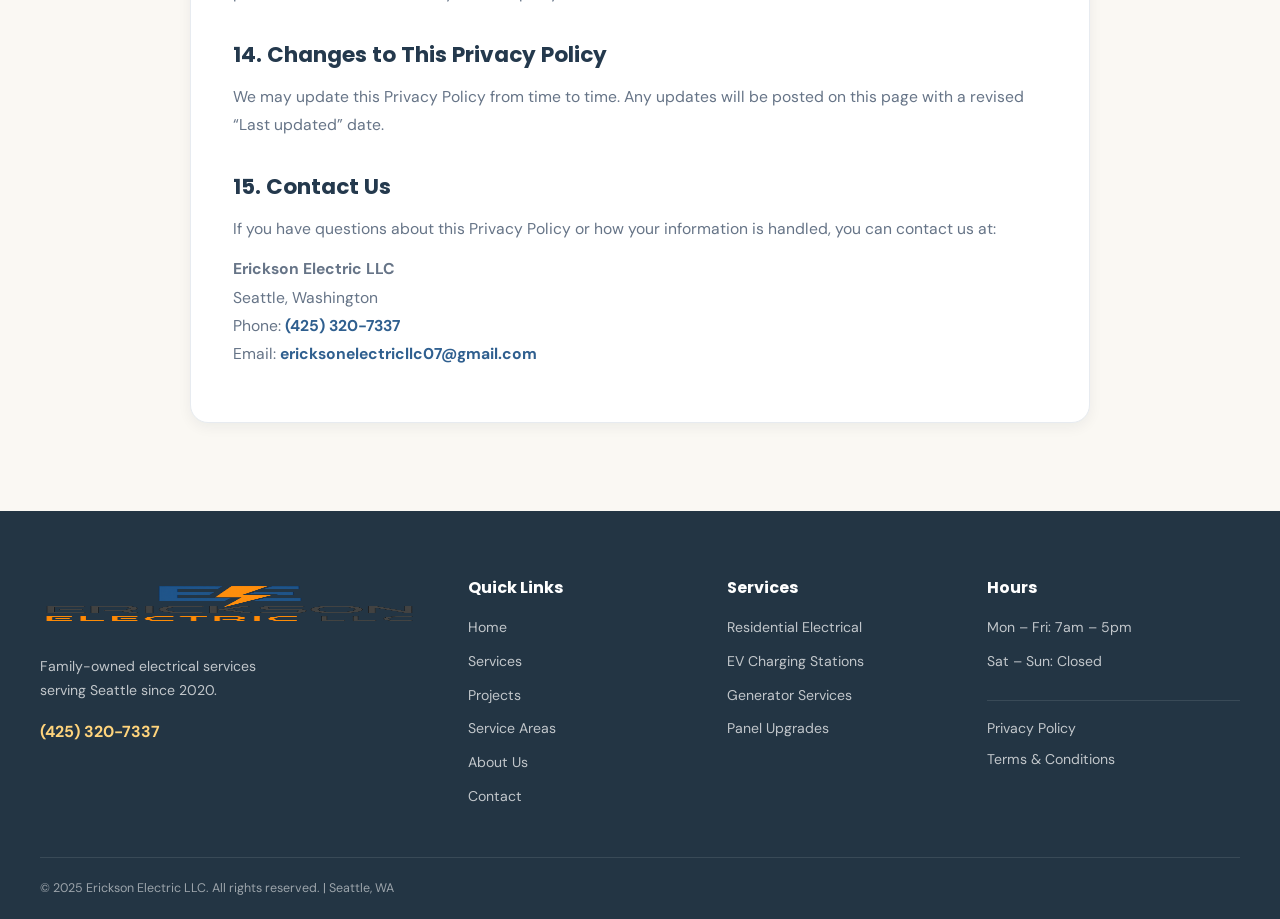
<file: privacy-policy/index.html>
<!DOCTYPE html>
<html lang="en">
<head>
  <meta charset="UTF-8" />
  <meta name="viewport" content="width=device-width, initial-scale=1.0" />
  <meta
    name="description"
    content="Privacy Policy for Erickson Electric LLC, a residential electrical service provider serving Seattle, WA and surrounding areas."
  />
  <title>Privacy Policy | Erickson Electric LLC</title>

  <link rel="preconnect" href="https://fonts.googleapis.com" />
  <link rel="preconnect" href="https://fonts.gstatic.com" crossorigin />
  <link
    href="https://fonts.googleapis.com/css2?family=DM+Sans:wght@300;400;500;700&family=Poppins:wght@500;600;700&display=swap"
    rel="stylesheet"
  />
  <link rel="stylesheet" href="../styles.css" />

  <style>
    .legal-page {
      padding-top: 150px;
      background: var(--off-white);
    }

    .legal-card {
      background: var(--white);
      border: 1px solid var(--light-gray);
      border-radius: var(--radius-lg);
      padding: 42px;
      box-shadow: var(--shadow-sm);
      max-width: 900px;
      margin: 0 auto;
    }

    .legal-card h1 {
      font-family: var(--font-display);
      color: var(--navy);
      font-size: clamp(2rem, 5vw, 3rem);
      line-height: 1.15;
      margin-bottom: 10px;
    }

    .legal-updated {
      color: var(--text-muted);
      margin-bottom: 30px;
      font-size: 0.95rem;
    }

    .legal-card h2 {
      font-family: var(--font-display);
      color: var(--navy);
      font-size: 1.35rem;
      margin: 30px 0 10px;
    }

    .legal-card p,
    .legal-card li {
      color: var(--text-muted);
      font-size: 0.98rem;
      line-height: 1.8;
      margin-bottom: 12px;
    }

    .legal-card ul {
      list-style: disc;
      padding-left: 24px;
      margin-bottom: 16px;
    }

    .legal-card a {
      color: var(--blue);
      font-weight: 700;
    }

    .legal-card a:hover {
      color: var(--gold);
    }

    @media (max-width: 600px) {
      .legal-card {
        padding: 28px 22px;
      }
    }
  </style>
</head>

<body>
  <header class="site-header">
    <div class="header-inner">
      <a href="../" class="logo">
        <img src="../logo.png" alt="Erickson Electric Logo" />
      </a>

      <button
        class="nav-toggle"
        aria-label="Toggle menu"
        onclick="document.body.classList.toggle('nav-open')"
      >
        <span></span><span></span><span></span>
      </button>

      <nav class="main-nav">
        <a href="../#services">Services</a>
        <a href="../#about">About</a>
        <a href="../#work">Our Work</a>
        <a href="../#faq">FAQ</a>
        <a href="../#areas">Service Areas</a>
        <a href="../#contact" class="nav-cta">Free Quote</a>
      </nav>

      <a href="tel:+4253207337" class="header-phone">(425) 320-7337</a>
    </div>
  </header>

  <main class="section legal-page">
    <div class="container">
      <article class="legal-card">
        <h1>Privacy Policy</h1>
        <p class="legal-updated">Last updated: July 20, 2026</p>

        <p>
          Erickson Electric LLC respects your privacy. This Privacy Policy explains how we collect,
          use, and protect information when you visit our website or contact us through our online
          quote form, by phone, or by email.
        </p>

        <h2>1. Information We Collect</h2>
        <p>
          We may collect information you voluntarily provide to us, including:
        </p>
        <ul>
          <li>Your name</li>
          <li>Your phone number</li>
          <li>Your email address, if provided</li>
          <li>Details about your electrical project or service request</li>
          <li>Any other information you choose to include in your message</li>
        </ul>

        <p>
          We may also receive limited technical information automatically when you visit our website,
          such as your IP address, browser type, device information, pages visited, and general usage
          data. This information may be processed by our website hosting provider or third-party
          services used on the site.
        </p>

        <h2>2. How We Use Your Information</h2>
        <p>
          We use the information we collect to:
        </p>
        <ul>
          <li>Respond to quote requests, service inquiries, and messages</li>
          <li>Call, email, or otherwise communicate with you about your project</li>
          <li>Schedule service appointments</li>
          <li>Provide residential electrical services</li>
          <li>Improve our website, customer service, and business operations</li>
          <li>Maintain records related to inquiries, estimates, and completed work</li>
          <li>Comply with applicable legal, regulatory, or business obligations</li>
        </ul>

        <h2>3. Contact Form and Third-Party Processing</h2>
        <p>
          Our website uses FormSubmit to process contact form submissions. When you submit the form,
          the information you enter may be transmitted through FormSubmit before being delivered to
          Erickson Electric LLC by email.
        </p>

        <p>
          By submitting the contact form, you understand that your information may be processed by
          FormSubmit according to its own policies and practices.
        </p>

        <h2>4. Phone, Email, and Service Communications</h2>
        <p>
          If you contact us or request a quote, we may use your phone number or email address to
          respond to your inquiry, provide estimates, schedule service, ask follow-up questions, or
          communicate about your project.
        </p>

        <p>
          We do not sell your personal information. We do not use your contact information for
          unrelated third-party marketing.
        </p>

        <h2>5. Google Fonts and Google Maps</h2>
        <p>
          Our website uses Google Fonts to display website typography and Google Maps to show our
          general service location. When these services load, Google may collect information such as
          your IP address, browser details, device information, and interaction data.
        </p>

        <p>
          Your use of Google services is subject to Google’s own privacy practices. You can review
          Google’s Privacy Policy at
          <a href="https://policies.google.com/privacy" target="_blank" rel="noopener noreferrer">
            https://policies.google.com/privacy
          </a>.
        </p>

        <h2>6. Website Hosting</h2>
        <p>
          Our website is hosted using GitHub Pages. GitHub may process limited technical information,
          such as IP addresses, browser information, device information, and server logs, as part of
          providing website hosting and security.
        </p>

        <h2>7. Cookies and Tracking</h2>
        <p>
          Erickson Electric LLC does not currently use its own advertising cookies, analytics pixels,
          or behavioral tracking tools on this website. However, third-party services embedded or
          loaded on the website, such as Google Maps, Google Fonts, FormSubmit, or GitHub Pages, may
          use cookies, logs, or similar technologies according to their own policies.
        </p>

        <h2>8. How We Share Information</h2>
        <p>
          We may share information only as reasonably necessary to operate our business and provide
          services, including with:
        </p>
        <ul>
          <li>Service providers that help operate our website or process form submissions</li>
          <li>Email, phone, scheduling, or business record systems we use</li>
          <li>Contractors, inspectors, permitting authorities, or suppliers when needed for your project</li>
          <li>Legal, regulatory, or governmental authorities if required by law</li>
        </ul>

        <p>
          We do not sell your personal information.
        </p>

        <h2>9. Data Security</h2>
        <p>
          We take reasonable steps to protect the information submitted to us. However, no website,
          email system, or online transmission method is completely secure. Please avoid submitting
          highly sensitive information through the website contact form.
        </p>

        <h2>10. Data Retention</h2>
        <p>
          We may keep inquiry, estimate, communication, and service-related information for as long
          as reasonably necessary to respond to you, provide services, maintain business records,
          resolve disputes, and comply with legal or tax obligations.
        </p>

        <h2>11. Your Choices</h2>
        <p>
          You may contact us to request that we update, correct, or delete personal information you
          have provided to us, subject to any legal, accounting, safety, warranty, or legitimate
          business recordkeeping obligations.
        </p>

        <h2>12. Children’s Privacy</h2>
        <p>
          Our website and services are intended for homeowners and adults seeking residential
          electrical services. We do not knowingly collect personal information from children under
          13 years old.
        </p>

        <h2>13. Links to Other Websites</h2>
        <p>
          Our website may contain links to third-party websites or services. We are not responsible
          for the privacy practices, content, or security of third-party websites.
        </p>

        <h2>14. Changes to This Privacy Policy</h2>
        <p>
          We may update this Privacy Policy from time to time. Any updates will be posted on this
          page with a revised “Last updated” date.
        </p>

        <h2>15. Contact Us</h2>
        <p>
          If you have questions about this Privacy Policy or how your information is handled, you can
          contact us at:
        </p>

        <p>
          <strong>Erickson Electric LLC</strong><br />
          Seattle, Washington<br />
          Phone: <a href="tel:+4253207337">(425) 320-7337</a><br />
          Email:
          <a href="mailto:ericksonelectricllc07@gmail.com">
            ericksonelectricllc07@gmail.com
          </a>
        </p>
      </article>
    </div>
  </main>

  <footer class="site-footer">
    <div class="footer-inner">
      <div class="footer-brand">
        <img src="../logo.png" alt="Erickson Electric" class="footer-logo" />
        <p class="footer-tagline">
          Family-owned electrical services<br />
          serving Seattle since 2020.
        </p>
        <a href="tel:+4253207337" class="footer-phone">(425) 320-7337</a>
      </div>

      <div class="footer-col">
        <h4>Quick Links</h4>
        <a href="../">Home</a>
        <a href="../#services">Services</a>
        <a href="../#work">Projects</a>
        <a href="../#areas">Service Areas</a>
        <a href="../#about">About Us</a>
        <a href="../#contact">Contact</a>
      </div>

      <div class="footer-col">
        <h4>Services</h4>
        <a href="../#services">Residential Electrical</a>
        <a href="../#services">EV Charging Stations</a>
        <a href="../#services">Generator Services</a>
        <a href="../#services">Panel Upgrades</a>
      </div>

      <div class="footer-col">
        <h4>Hours</h4>
        <p>Mon – Fri: 7am – 5pm</p>
        <p>Sat – Sun: Closed</p>
        <div class="footer-links-legal">
          <a href="./">Privacy Policy</a>
          <a href="#">Terms &amp; Conditions</a>
        </div>
      </div>
    </div>

    <div class="footer-bottom">
      <p>&copy; 2025 Erickson Electric LLC. All rights reserved. | Seattle, WA</p>
    </div>
  </footer>

  <script>
    window.addEventListener('scroll', () => {
      document.querySelector('.site-header').classList.toggle('scrolled', window.scrollY > 40);
    });
  </script>
</body>
</html>
</file>
<file: styles.css>
:root {
  --gold: #d29a2e;
  --gold-light: #e7b04a;
  --blue: #2f5f8f;
  --blue-light: #4a7db0;
  --navy: #24394d;
  --dark: #243443;
  --white: #ffffff;
  --off-white: #faf8f3;
  --cream: #f4efe6;
  --light-gray: #e7ebf0;
  --mid-gray: #aab3bf;
  --text: #334155;
  --text-muted: #667487;
  --font-display: 'Poppins', sans-serif;
  --font-body: 'DM Sans', sans-serif;
  --radius: 10px;
  --radius-lg: 18px;
  --shadow-sm: 0 4px 14px rgba(20, 35, 50, 0.06);
  --shadow: 0 10px 30px rgba(20, 35, 50, 0.10);
  --shadow-lg: 0 18px 48px rgba(20, 35, 50, 0.14);
  --transition: 0.25s ease;
}

*,
::before,
::after {
  box-sizing: border-box;
  margin: 0;
  padding: 0;
}

html {
  scroll-behavior: smooth;
}

body {
  background: var(--white);
  color: var(--text);
  font-family: var(--font-body);
  line-height: 1.65;
  -webkit-font-smoothing: antialiased;
  overflow-x: hidden;
}

img {
  display: block;
  max-width: 100%;
  height: auto;
}

a {
  text-decoration: none;
  color: inherit;
}

ul {
  list-style: none;
}

button {
  cursor: pointer;
  border: none;
  background: none;
  font: inherit;
}

.container {
  max-width: 1200px;
  margin: 0 auto;
  padding: 0 24px;
}

.section {
  padding: 88px 0;
}

.section-label {
  font-size: 0.8rem;
  font-weight: 700;
  letter-spacing: 0.14em;
  text-transform: uppercase;
  color: var(--gold);
  margin-bottom: 12px;
}

.section-title {
  font-family: var(--font-display);
  font-size: clamp(2.2rem, 5vw, 3.5rem);
  line-height: 1.15;
  color: var(--navy);
  margin-bottom: 28px;
}

.btn {
  display: inline-flex;
  align-items: center;
  justify-content: center;
  gap: 8px;
  padding: 14px 26px;
  border-radius: 999px;
  font-size: 0.95rem;
  font-weight: 700;
  transition: all var(--transition);
  white-space: nowrap;
}

.btn-primary {
  background: var(--gold);
  color: var(--white);
  box-shadow: 0 8px 20px rgba(210, 154, 46, 0.22);
}

.btn-primary:hover {
  background: var(--gold-light);
  transform: translateY(-2px);
}

.btn-secondary {
  background: var(--white);
  color: var(--blue);
  border: 1px solid #d5dde7;
}

.btn-secondary:hover {
  background: #f8fafc;
  transform: translateY(-2px);
}

.btn-blue {
  background: var(--blue);
  color: var(--white);
}

.btn-blue:hover {
  background: var(--blue-light);
}

.btn-full {
  width: 100%;
  justify-content: center;
}

/* HEADER */
.site-header {
  position: fixed;
  top: 0;
  left: 0;
  right: 0;
  z-index: 100;
  padding: 0 24px;
  background: rgba(255, 255, 255, 0.96);
  backdrop-filter: blur(12px);
  border-bottom: 1px solid #edf1f5;
  transition: all var(--transition);
}

.site-header.scrolled {
  box-shadow: var(--shadow-sm);
}

.header-inner {
  max-width: 1200px;
  margin: 0 auto;
  height: 78px;
  display: flex;
  align-items: center;
  gap: 24px;
}

.logo {
  display: flex;
  align-items: center;
  gap: 12px;
  flex-shrink: 0;
}

.logo img {
  height: 52px;
  width: auto;
}

.main-nav {
  display: flex;
  align-items: center;
  gap: 4px;
  margin-left: auto;
}

.main-nav a {
  padding: 10px 14px;
  font-size: 0.95rem;
  font-weight: 600;
  color: var(--text);
  border-radius: 999px;
  transition: all var(--transition);
}

.main-nav a:hover {
  color: var(--blue);
  background: #f3f7fb;
}

.nav-cta {
  background: var(--blue) !important;
  color: var(--white) !important;
  padding: 10px 18px !important;
  margin-left: 8px;
}

.nav-cta:hover {
  background: var(--blue-light) !important;
}

.header-phone {
  font-weight: 700;
  font-size: 0.95rem;
  color: var(--blue);
  white-space: nowrap;
}

.nav-toggle {
  display: none;
  flex-direction: column;
  gap: 5px;
  padding: 6px;
  margin-left: auto;
}

.nav-toggle span {
  display: block;
  width: 24px;
  height: 2px;
  background: var(--text);
  border-radius: 2px;
  transition: all var(--transition);
}

body.nav-open .nav-toggle span:nth-child(1) {
  transform: translateY(7px) rotate(45deg);
}

body.nav-open .nav-toggle span:nth-child(2) {
  opacity: 0;
}

body.nav-open .nav-toggle span:nth-child(3) {
  transform: translateY(-7px) rotate(-45deg);
}

/* HERO */
.hero {
  min-height: 100vh;
  display: flex;
  flex-direction: column;
  justify-content: center;
  padding: 140px 24px 70px;
  position: relative;
  overflow: hidden;
  background:
    linear-gradient(rgba(255, 255, 255, 0.78), rgba(255, 255, 255, 0.93)),
    linear-gradient(135deg, #f8f5ee 0%, #f3f8fc 52%, #eef4f8 100%);
}

.hero-ambient,
.hero-wave,
.hero-pattern {
  pointer-events: none;
  position: absolute;
}

.hero-ambient {
  border-radius: 50%;
  filter: blur(28px);
  opacity: 0.55;
}

.hero-ambient-1 {
  width: 420px;
  height: 420px;
  top: 40px;
  left: -80px;
  background: radial-gradient(circle, rgba(231, 176, 74, 0.25) 0%, rgba(231, 176, 74, 0.10) 44%, transparent 74%);
  animation: heroFloatOne 14s ease-in-out infinite;
}

.hero-ambient-2 {
  width: 500px;
  height: 500px;
  right: -140px;
  bottom: -20px;
  background: radial-gradient(circle, rgba(74, 125, 176, 0.20) 0%, rgba(74, 125, 176, 0.08) 42%, transparent 76%);
  animation: heroFloatTwo 18s ease-in-out infinite;
}

.hero-pattern {
  inset: 0;
  background-image: radial-gradient(rgba(47, 95, 143, 0.05) 1px, transparent 1px);
  background-size: 26px 26px;
  opacity: 0.35;
  mask-image: linear-gradient(to bottom, rgba(0, 0, 0, 0.5), transparent 88%);
  animation: heroPatternMove 20s linear infinite;
}

.hero-wave {
  left: -10%;
  width: 120%;
  height: 180px;
  border-radius: 50%;
  background: rgba(255, 255, 255, 0.35);
  filter: blur(8px);
}

.hero-wave-1 {
  bottom: 110px;
  animation: waveDriftOne 16s ease-in-out infinite;
}

.hero-wave-2 {
  bottom: 30px;
  background: rgba(255, 255, 255, 0.24);
  animation: waveDriftTwo 22s ease-in-out infinite;
}

.hero-content,
.hero-badges {
  position: relative;
  z-index: 2;
}

.hero-content {
  max-width: 820px;
  margin: 0 auto;
  text-align: center;
  animation: fadeUp 0.8s ease both;
}

.hero-logo {
  margin: 0 auto 24px;
  width: 120px;
  height: 120px;
}

.hero-logo img {
  width: 100%;
  height: 100%;
  object-fit: contain;
}

.hero-eyebrow {
  display: inline-block;
  background: #fff7e8;
  color: #a56d08;
  border: 1px solid #f0ddb1;
  border-radius: 999px;
  padding: 8px 16px;
  font-size: 0.8rem;
  font-weight: 700;
  letter-spacing: 0.06em;
  text-transform: uppercase;
  margin-bottom: 22px;
}

.hero-title {
  font-family: var(--font-display);
  font-size: clamp(2.8rem, 6vw, 4.7rem);
  line-height: 1.08;
  color: var(--navy);
  margin-bottom: 20px;
}

.hero-sub {
  font-size: 1.08rem;
  color: var(--text-muted);
  max-width: 720px;
  margin: 0 auto 34px;
  line-height: 1.8;
}

.hero-actions {
  display: flex;
  gap: 14px;
  justify-content: center;
  flex-wrap: wrap;
}

.hero-badges {
  display: flex;
  gap: 12px;
  justify-content: center;
  flex-wrap: wrap;
  margin-top: 44px;
  animation: fadeUp 0.9s 0.15s ease both;
}

.badge {
  display: inline-flex;
  align-items: center;
  gap: 10px;
  background: var(--white);
  border: 1px solid #e4eaf0;
  border-radius: 999px;
  padding: 10px 18px;
  font-size: 0.86rem;
  font-weight: 600;
  color: var(--text);
  box-shadow: var(--shadow-sm);
}

.badge-icon {
  width: 18px;
  height: 18px;
  display: inline-flex;
  align-items: center;
  justify-content: center;
  color: var(--blue);
}

.badge-icon svg {
  width: 18px;
  height: 18px;
  fill: currentColor;
}

@keyframes fadeUp {
  from {
    opacity: 0;
    transform: translateY(28px);
  }

  to {
    opacity: 1;
    transform: translateY(0);
  }
}

@keyframes heroFloatOne {
  0%, 100% {
    transform: translate(0, 0);
  }

  50% {
    transform: translate(45px, 30px);
  }
}

@keyframes heroFloatTwo {
  0%, 100% {
    transform: translate(0, 0);
  }

  50% {
    transform: translate(-35px, -28px);
  }
}

@keyframes heroPatternMove {
  0% {
    transform: translateY(0);
  }

  100% {
    transform: translateY(24px);
  }
}

@keyframes waveDriftOne {
  0%, 100% {
    transform: translateX(0) scaleX(1);
  }

  50% {
    transform: translateX(20px) scaleX(1.03);
  }
}

@keyframes waveDriftTwo {
  0%, 100% {
    transform: translateX(0) scaleX(1);
  }

  50% {
    transform: translateX(-24px) scaleX(1.04);
  }
}

/* SERVICES */
.services-section {
  background: var(--off-white);
}

.services-head {
  display: grid;
  grid-template-columns: 1.15fr 0.85fr;
  gap: 28px;
  align-items: start;
  margin-bottom: 40px;
}

.services-intro p {
  color: var(--text-muted);
  max-width: 720px;
  font-size: 1rem;
  line-height: 1.8;
}

.services-note {
  background: var(--white);
  border: 1px solid var(--light-gray);
  border-radius: var(--radius-lg);
  padding: 26px;
  box-shadow: var(--shadow-sm);
}

.services-note h3 {
  font-family: var(--font-display);
  font-size: 1.35rem;
  color: var(--navy);
  margin-bottom: 10px;
}

.services-note p {
  color: var(--text-muted);
  font-size: 0.94rem;
  line-height: 1.7;
  margin-bottom: 14px;
}

.services-note ul {
  display: grid;
  gap: 8px;
}

.services-note li {
  font-size: 0.9rem;
  font-weight: 600;
  color: var(--text);
  padding-left: 18px;
  position: relative;
}

.services-note li::before {
  content: '•';
  color: var(--gold);
  position: absolute;
  left: 0;
}

.services-grid {
  display: grid;
  grid-template-columns: repeat(auto-fit, minmax(260px, 1fr));
  gap: 20px;
}

.service-card {
  background: var(--white);
  border: 1px solid var(--light-gray);
  border-radius: var(--radius-lg);
  padding: 30px;
  transition: all var(--transition);
  opacity: 0;
  transform: translateY(24px);
  box-shadow: var(--shadow-sm);
}

.service-card.visible {
  opacity: 1;
  transform: translateY(0);
}

.service-card:hover {
  transform: translateY(-4px);
  box-shadow: var(--shadow);
}

.service-card--featured {
  grid-column: span 2;
  background: #fffdf8;
  border: 1px solid #eedfb9;
  box-shadow: var(--shadow-sm);
}

.service-card-icon {
  width: 56px;
  height: 56px;
  border-radius: 16px;
  display: inline-flex;
  align-items: center;
  justify-content: center;
  margin-bottom: 18px;
  background: #f5f8fb;
}

.service-card-icon svg {
  width: 25px;
  height: 25px;
  fill: currentColor;
  color: var(--blue);
}

.service-card h3 {
  font-family: var(--font-display);
  font-size: 1.4rem;
  color: var(--navy);
  margin-bottom: 10px;
}

.service-card p {
  font-size: 0.94rem;
  color: var(--text-muted);
  margin-bottom: 18px;
  line-height: 1.75;
}

.service-meta {
  display: flex;
  flex-wrap: wrap;
  gap: 8px;
  margin-bottom: 18px;
}

.service-meta span {
  font-size: 0.74rem;
  font-weight: 700;
  text-transform: uppercase;
  color: var(--blue);
  background: #eef5fb;
  border: 1px solid #dbe7f3;
  border-radius: 999px;
  padding: 7px 12px;
}

.service-bestfor {
  margin-bottom: 18px;
  padding: 14px 16px;
  border-radius: var(--radius);
  background: #f9fbfc;
  border: 1px solid var(--light-gray);
}

.service-bestfor-title,
.service-includes-title {
  font-size: 0.78rem;
  font-weight: 700;
  letter-spacing: 0.08em;
  text-transform: uppercase;
  color: var(--navy);
  margin-bottom: 6px;
}

.service-bestfor-text {
  font-size: 0.9rem;
  color: var(--text-muted);
  line-height: 1.65;
}

.service-list {
  display: grid;
  grid-template-columns: repeat(auto-fill, minmax(170px, 1fr));
  gap: 8px;
}

.service-list li {
  font-size: 0.84rem;
  color: var(--text);
  padding: 9px 12px;
  background: #f6f8fa;
  border-radius: var(--radius);
  border-left: 3px solid var(--gold);
}

.services-benefits {
  margin-top: 26px;
  display: grid;
  grid-template-columns: repeat(4, 1fr);
  gap: 14px;
}

.services-benefit {
  background: var(--white);
  border: 1px solid var(--light-gray);
  border-radius: var(--radius-lg);
  padding: 20px;
  box-shadow: var(--shadow-sm);
  opacity: 0;
  transform: translateY(20px);
}

.services-benefit strong {
  display: block;
  font-size: 0.95rem;
  color: var(--navy);
  margin-bottom: 6px;
}

.services-benefit span {
  font-size: 0.86rem;
  color: var(--text-muted);
  line-height: 1.65;
}

/* ABOUT */
.about-section {
  background: var(--white);
}

.about-top {
  display: grid;
  grid-template-columns: 1.2fr 0.8fr;
  gap: 32px;
  align-items: stretch;
}

.about-copy p {
  color: var(--text-muted);
  font-size: 1rem;
  line-height: 1.85;
  margin-bottom: 18px;
  max-width: 720px;
}

.about-highlight-card {
  opacity: 0;
  transform: translateY(20px);
}

.about-highlight-inner {
  height: 100%;
  background: #f7f9fb;
  border: 1px solid var(--light-gray);
  border-radius: var(--radius-lg);
  padding: 30px;
  box-shadow: var(--shadow-sm);
}

.about-highlight-icon {
  width: 56px;
  height: 56px;
  border-radius: 16px;
  display: inline-flex;
  align-items: center;
  justify-content: center;
  margin-bottom: 18px;
  background: #eef5fb;
}

.about-highlight-icon svg {
  width: 26px;
  height: 26px;
  fill: var(--gold);
}

.about-highlight-inner h3 {
  font-family: var(--font-display);
  font-size: 1.4rem;
  color: var(--navy);
  margin-bottom: 12px;
  line-height: 1.2;
}

.about-highlight-inner p {
  color: var(--text-muted);
  font-size: 0.95rem;
  line-height: 1.8;
  margin-bottom: 18px;
}

.about-highlight-inner ul {
  display: grid;
  gap: 8px;
}

.about-highlight-inner li {
  color: var(--text);
  font-size: 0.9rem;
  padding-left: 18px;
  position: relative;
}

.about-highlight-inner li::before {
  content: '•';
  position: absolute;
  left: 0;
  color: var(--gold);
}

.about-stats-wrap {
  display: grid;
  grid-template-columns: repeat(4, 1fr);
  gap: 18px;
  margin-top: 28px;
}

.stat {
  background: var(--white);
  border: 1px solid var(--light-gray);
  border-radius: var(--radius-lg);
  padding: 24px 22px;
  display: flex;
  flex-direction: column;
  justify-content: flex-start;
  min-height: 140px;
  box-shadow: var(--shadow-sm);
  opacity: 0;
  transform: translateY(20px);
}

.stat-num {
  font-family: var(--font-display);
  font-size: 2rem;
  line-height: 1;
  color: var(--gold);
  margin-bottom: 14px;
}

.stat-label {
  font-size: 0.8rem;
  color: var(--text-muted);
  text-transform: uppercase;
  letter-spacing: 0.05em;
  line-height: 1.45;
}

/* WORK */
.work-section {
  background: var(--off-white);
}

.work-intro {
  color: var(--text-muted);
  max-width: 760px;
  margin: -10px 0 28px;
  font-size: 0.98rem;
  line-height: 1.75;
}

.gallery-grid {
  display: grid;
  grid-template-columns: repeat(3, 1fr);
  gap: 14px;
}

.gallery-item {
  border-radius: var(--radius-lg);
  overflow: hidden;
  aspect-ratio: 4 / 3;
  opacity: 0;
  transform: scale(0.97);
  box-shadow: var(--shadow-sm);
  background: #dfe5ee;
}

.gallery-item img {
  width: 100%;
  height: 100%;
  object-fit: cover;
  transition: transform 0.4s ease;
}

.gallery-item:hover img {
  transform: scale(1.05);
}

.gallery-item--tall {
  grid-row: span 2;
  aspect-ratio: unset;
}

.gallery-item--wide {
  grid-column: span 2;
}

/* FAQ */
.faq-section {
  background: var(--white);
}

.faq-list {
  max-width: 760px;
  display: flex;
  flex-direction: column;
  gap: 10px;
}

.faq-item {
  background: #fcfcfa;
  border: 1px solid var(--light-gray);
  border-radius: var(--radius);
  overflow: hidden;
  opacity: 0;
  transform: translateY(16px);
}

.faq-item[open] {
  border-color: #d8e3ee;
  box-shadow: var(--shadow-sm);
}

.faq-item summary {
  padding: 20px 24px;
  font-weight: 600;
  font-size: 0.96rem;
  color: var(--navy);
  cursor: pointer;
  list-style: none;
  display: flex;
  justify-content: space-between;
  align-items: center;
  gap: 12px;
}

.faq-item summary::-webkit-details-marker {
  display: none;
}

.faq-item summary::after {
  content: '+';
  font-size: 1.2rem;
  color: var(--blue);
  flex-shrink: 0;
  transition: transform var(--transition);
}

.faq-item[open] summary::after {
  transform: rotate(45deg);
  color: var(--gold);
}

.faq-item p {
  padding: 0 24px 20px;
  font-size: 0.92rem;
  color: var(--text-muted);
  line-height: 1.75;
}

/* AREAS */
.areas-section {
  background: linear-gradient(135deg, #2a4358 0%, #324e66 100%);
}

.areas-section .section-label {
  color: #ffd47c;
}

.areas-section .section-title {
  color: var(--white);
}

.areas-grid {
  display: flex;
  flex-wrap: wrap;
  gap: 10px;
}

.areas-grid span {
  background: rgba(255, 255, 255, 0.10);
  border: 1px solid rgba(255, 255, 255, 0.16);
  border-radius: 999px;
  padding: 8px 18px;
  font-size: 0.85rem;
  color: rgba(255, 255, 255, 0.88);
  opacity: 0;
  transform: translateY(10px);
}

/* CONTACT */
.contact-section {
  background: var(--off-white);
}

.contact-inner {
  display: grid;
  grid-template-columns: 1fr 1fr;
  gap: 64px;
  align-items: start;
}

.contact-text p {
  color: var(--text-muted);
  font-size: 1rem;
  line-height: 1.75;
  margin-bottom: 20px;
}

.contact-phone {
  display: block;
  font-family: var(--font-display);
  font-size: 2rem;
  color: var(--blue);
  margin-bottom: 28px;
}

.contact-phone:hover {
  color: var(--gold);
}

.contact-hours {
  font-size: 0.9rem;
  color: var(--text-muted);
  line-height: 1.8;
  background: var(--white);
  padding: 20px 24px;
  border-radius: var(--radius-lg);
  border: 1px solid var(--light-gray);
}

.contact-hours strong {
  color: var(--navy);
  display: block;
  margin-bottom: 8px;
}

.contact-form {
  background: var(--white);
  border: 1px solid var(--light-gray);
  border-radius: var(--radius-lg);
  padding: 34px;
  display: flex;
  flex-direction: column;
  gap: 20px;
  box-shadow: var(--shadow);
}

.form-group {
  display: flex;
  flex-direction: column;
  gap: 6px;
}

.form-group label {
  font-size: 0.8rem;
  font-weight: 700;
  letter-spacing: 0.05em;
  text-transform: uppercase;
  color: var(--navy);
}

.form-group input,
.form-group textarea {
  background: #fbfcfd;
  border: 1.5px solid var(--light-gray);
  border-radius: var(--radius);
  padding: 13px 16px;
  font-family: var(--font-body);
  font-size: 0.95rem;
  color: var(--text);
  outline: none;
  transition: border-color var(--transition), box-shadow var(--transition);
  resize: vertical;
}

.form-group input::placeholder,
.form-group textarea::placeholder {
  color: var(--mid-gray);
}

.form-group input:focus,
.form-group textarea:focus {
  border-color: var(--blue);
  box-shadow: 0 0 0 3px rgba(47, 95, 143, 0.10);
}

.form-disclaimer {
  font-size: 0.76rem;
  color: var(--mid-gray);
  line-height: 1.5;
}

.form-disclaimer a {
  color: var(--blue);
  font-weight: 700;
}

.form-disclaimer a:hover {
  color: var(--gold);
}

.form-success {
  display: none;
  font-size: 0.9rem;
  font-weight: 600;
  color: #15803d;
  padding: 12px 16px;
  background: rgba(21, 128, 61, 0.08);
  border: 1px solid rgba(21, 128, 61, 0.22);
  border-radius: var(--radius);
}

/* MAP */
.map-wrap {
  line-height: 0;
  background: var(--white);
}

.map-wrap iframe {
  display: block;
  width: 100%;
}

/* FOOTER */
.site-footer {
  background: #233544;
  padding: 64px 24px 0;
}

.footer-inner {
  max-width: 1200px;
  margin: 0 auto;
  display: grid;
  grid-template-columns: 1.8fr 1fr 1fr 1.2fr;
  gap: 48px;
  padding-bottom: 48px;
}

.footer-brand {
  display: flex;
  flex-direction: column;
  gap: 16px;
}

.footer-logo {
  height: 64px;
  width: auto;
}

.footer-tagline,
.footer-col p,
.footer-col a {
  font-size: 0.88rem;
  color: rgba(255, 255, 255, 0.72);
  line-height: 1.7;
}

.footer-phone {
  display: inline-block;
  font-weight: 700;
  color: #ffd47c;
  font-size: 1rem;
}

.footer-col {
  display: flex;
  flex-direction: column;
  gap: 10px;
}

.footer-col h4 {
  font-family: var(--font-display);
  font-size: 1rem;
  color: var(--white);
  margin-bottom: 4px;
}

.footer-col a:hover {
  color: #ffd47c;
}

.footer-links-legal {
  display: flex;
  flex-direction: column;
  gap: 8px;
  margin-top: 16px;
  padding-top: 16px;
  border-top: 1px solid rgba(255, 255, 255, 0.10);
}

.footer-bottom {
  max-width: 1200px;
  margin: 0 auto;
  padding: 20px 0;
  border-top: 1px solid rgba(255, 255, 255, 0.10);
  font-size: 0.78rem;
  color: rgba(255, 255, 255, 0.55);
}

/* ANIMATION VISIBILITY */
.services-benefit.visible,
.stat.visible,
.gallery-item.visible,
.faq-item.visible,
.areas-grid span.visible,
.about-highlight-card.visible {
  opacity: 1;
  transform: translateY(0);
  transition: opacity 0.5s ease, transform 0.5s ease;
}

/* RESPONSIVE */
@media (max-width: 1024px) {
  .service-card--featured {
    grid-column: span 1;
  }

  .services-head,
  .about-top,
  .contact-inner {
    grid-template-columns: 1fr;
    gap: 24px;
  }

  .services-benefits,
  .about-stats-wrap {
    grid-template-columns: 1fr 1fr;
  }

  .footer-inner {
    grid-template-columns: 1fr 1fr;
  }
}

@media (max-width: 768px) {
  .section {
    padding: 64px 0;
  }

  .nav-toggle {
    display: flex;
  }

  .header-phone {
    display: none;
  }

  .main-nav {
    position: fixed;
    top: 78px;
    left: 0;
    right: 0;
    bottom: 0;
    background: var(--white);
    flex-direction: column;
    justify-content: center;
    align-items: center;
    gap: 8px;
    transform: translateX(100%);
    transition: transform var(--transition);
    z-index: 99;
    border-top: 1px solid var(--light-gray);
  }

  .main-nav a {
    font-size: 1.1rem;
    padding: 14px 32px;
  }

  body.nav-open .main-nav {
    transform: translateX(0);
  }

  .gallery-grid {
    grid-template-columns: 1fr 1fr;
  }

  .gallery-item--tall {
    grid-row: span 1;
    aspect-ratio: 4/3;
  }

  .gallery-item--wide {
    grid-column: span 1;
  }

  .footer-inner {
    grid-template-columns: 1fr;
    gap: 32px;
  }

  .hero-title {
    font-size: clamp(2.4rem, 10vw, 4rem);
  }

  .hero-logo {
    width: 100px;
    height: 100px;
  }

  .services-benefits,
  .about-stats-wrap {
    grid-template-columns: 1fr;
  }

  .hero-ambient-1 {
    width: 280px;
    height: 280px;
  }

  .hero-ambient-2 {
    width: 340px;
    height: 340px;
  }
}

@media (max-width: 480px) {
  .hero {
    padding: 120px 20px 64px;
  }

  .gallery-grid {
    grid-template-columns: 1fr;
  }

  .contact-form {
    padding: 24px;
  }

  .services-grid {
    grid-template-columns: 1fr;
  }

  .hero-actions {
    flex-direction: column;
    align-items: center;
  }
}
</file>
